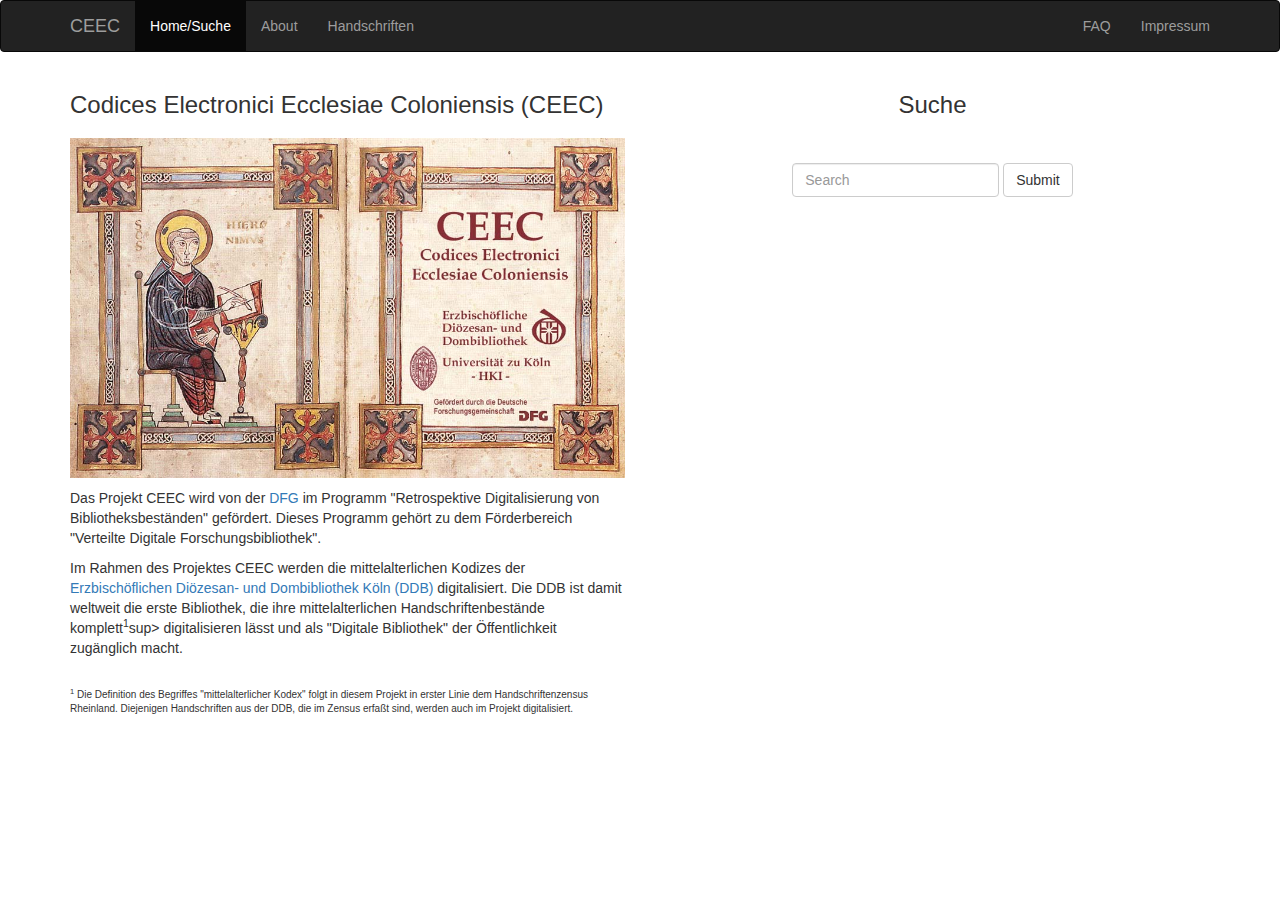
<file: 01_CEEC-ReDesign/Bruessel, Melanie/index.htm>
<!DOCTYPE html>
<html lang="en">
  <head>
    <meta charset="utf-8">
    <meta http-equiv="X-UA-Compatible" content="IE=edge">
    <meta name="viewport" content="width=device-width, initial-scale=1">
    <!-- The above 3 meta tags *must* come first in the head; any other head content must come *after* these tags -->
    <title>CEEC-Home</title>

    <!-- Bootstrap -->
    <link href="css/bootstrap.min.css" rel="stylesheet">
      <link href="css/style.css" rel="stylesheet">
  </head>
    
  <body>
      <nav class="navbar navbar-inverse" class="nav1st">
        <div class="container">
          <div class="navbar-header">
            <button type="button" class="navbar-toggle collapsed" data-toggle="collapse" data-target=".navbar-collapse">
              <span class="sr-only">Toggle navigation</span>
              <span class="icon-bar"></span>
              <span class="icon-bar"></span>
              <span class="icon-bar"></span>
            </button>
            <a class="navbar-brand" href="#">CEEC</a>
          </div>
          <div class="navbar-left">
            <ul class="nav navbar-nav">
              <li class="active"><a href="index.htm">Home/Suche</a></li>
                <li><a href="about.htm">About</a></li>
                <li><a href="Handschriften.html">Handschriften</a></li>
            
            </ul>
          </div><!--/.nav-collapse -->
            <div class="navbar-right">
            <ul class="nav navbar-nav">
              <li><a href="FAQ.html">FAQ</a></li>
                <li><a href="Impressum.html">Impressum</a></li>
                </ul>
          </div>
        </div>
      </nav>
      
<div class="container">
      <!-- Example row of columns -->
      <div class="row">
          <div class="col-md-6 col-md-push-6" id="search">
          <h3>Suche</h3>
            <form class="form-inline">
                <div class="form-group">
                    <input type="text" class="form-control" placeholder="Search">
                </div>
                <button type="submit" class="btn btn-default">Submit</button>
            </form>     
       </div>
          
        <div class="col-md-6 col-md-pull-6">
            <h3>Codices Electronici Ecclesiae Coloniensis (CEEC)</h3>
            <img id="img01" src="img/background2.jpg" alt="background">
            <div class="text">
              <p>
    Das Projekt CEEC wird von der <a href="http://www.dfg.de/">DFG</a> im Programm "Retrospektive Digitalisierung von Bibliotheksbeständen" gefördert. Dieses Programm gehört zu dem Förderbereich "Verteilte Digitale Forschungsbibliothek".</p>
                <p>Im Rahmen des Projektes CEEC werden die mittelalterlichen Kodizes der <a href="http://www.dombibliothek-koeln.de/">Erzbischöflichen Diözesan- und Dombibliothek Köln (DDB)</a> digitalisiert. Die DDB ist damit weltweit die erste Bibliothek, die ihre mittelalterlichen Handschriftenbestände komplett<sup>1</sup>sup> digitalisieren lässt und als "Digitale Bibliothek" der Öffentlichkeit zugänglich macht.</p>
                <br><p class="gloss"><sup>1</sup> Die Definition des Begriffes "mittelalterlicher Kodex" folgt in diesem Projekt in erster Linie dem Handschriftenzensus Rheinland. Diejenigen Handschriften aus der DDB, die im Zensus erfaßt sind, werden auch im Projekt digitalisiert. </p>
            </div>
        </div>             
    </div>
      </div>
    <!-- jQuery (necessary for Bootstrap's JavaScript plugins) -->
    <script src="https://ajax.googleapis.com/ajax/libs/jquery/1.11.3/jquery.min.js"></script>
    <!-- Include all compiled plugins (below), or include individual files as needed -->
    <script src="js/bootstrap.min.js"></script>
  </body>
</html>
</file>
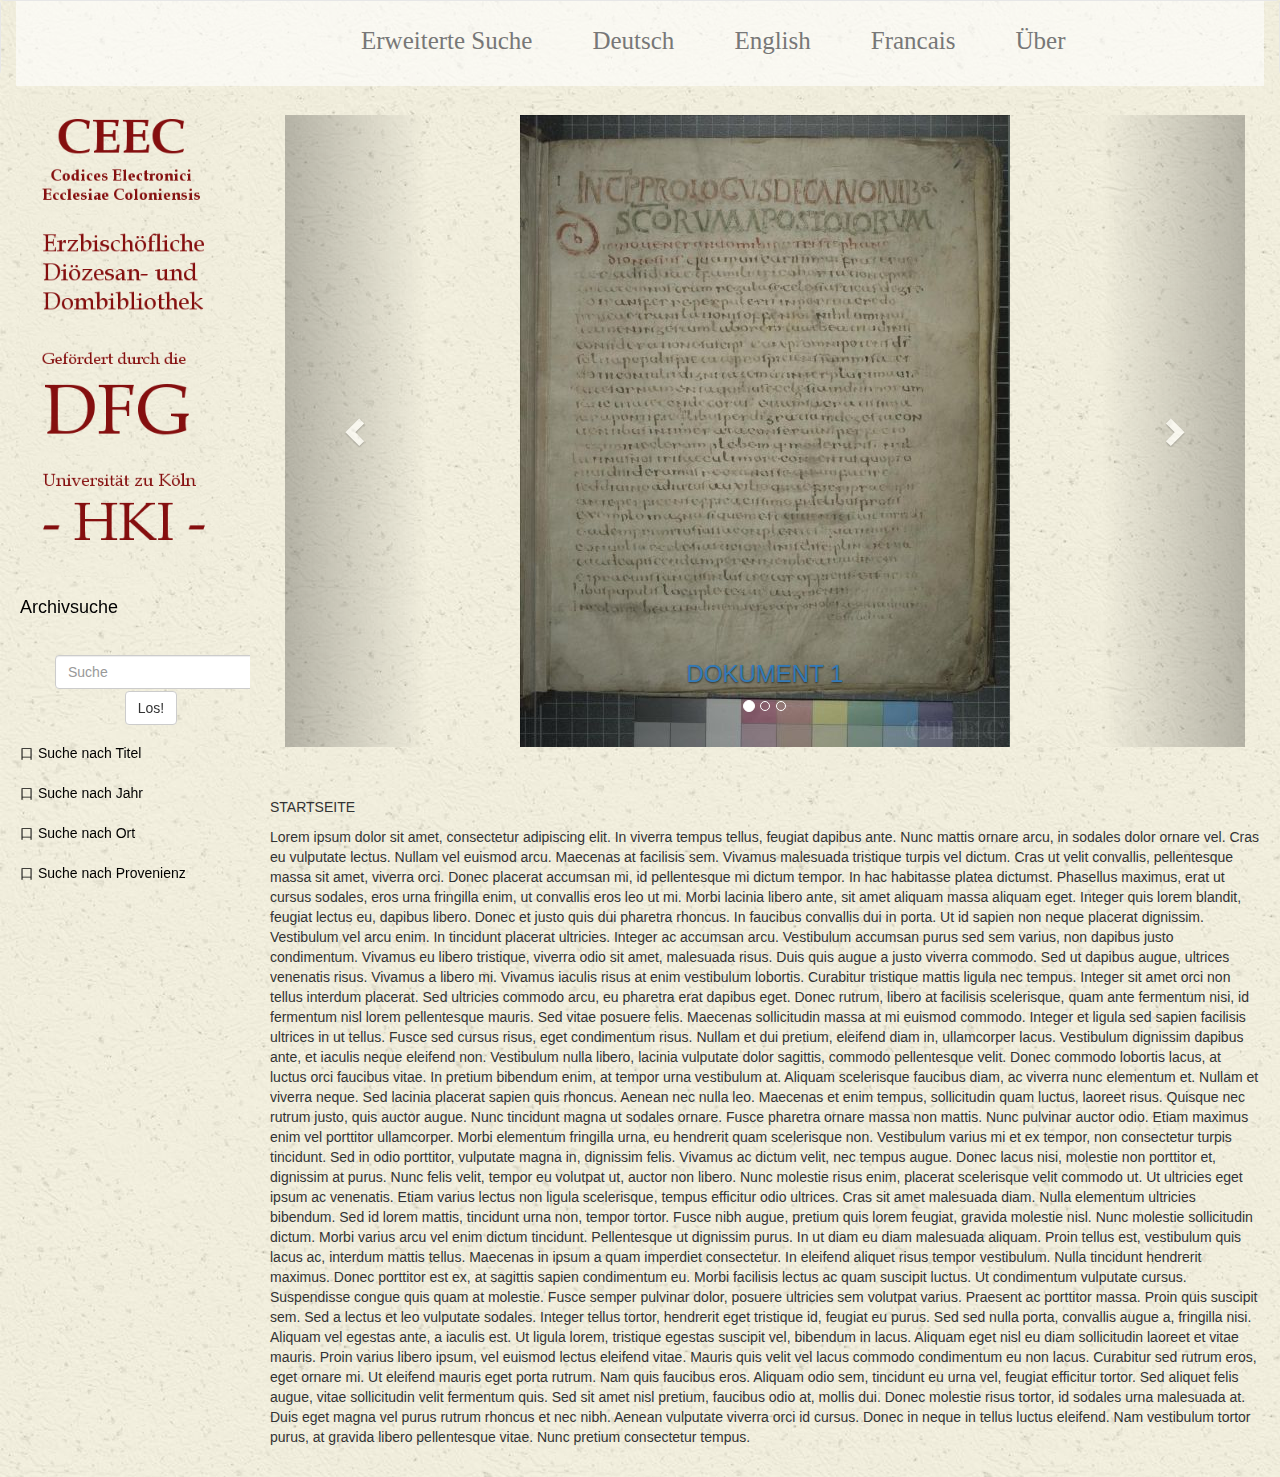
<file: 01_CEEC-ReDesign/CEEC - Chan Popaja Krause/index.htm>
<!DOCTYPE html>
<html>
   <head>
      <meta http-equiv="Content-Type" content="text/html; charset=UTF-8">
      <meta charset="utf-8">
      <meta http-equiv="X-UA-Compatible" content="IE=edge">
      <meta name="viewport" content="width=device-width, initial-scale=1.0">
      <meta name="description" content="Tolle Seite über niedliche Viecher">
      <meta name="author" content="Jan Wieners">
      <title>CEEC</title>  
      <link href="css/bootstrap.css" rel="stylesheet">
	  <link href="css/sidebar.css" rel="stylesheet">
	  <link href="css/style.css" rel="stylesheet">
   </head>
   <body>
      
	  
	  
     
      
	  
	  <nav class="navbar navbar-default">
  <div class="container-fluid">
    <!-- Brand and toggle get grouped for better mobile display -->
    <div class="navbar-header">
      <button type="button" class="navbar-toggle collapsed" data-toggle="collapse" data-target="#bs-example-navbar-collapse-1" aria-expanded="false">
        <span class="sr-only">Toggle navigation</span>
        <span class="icon-bar"></span>
        <span class="icon-bar"></span>
        <span class="icon-bar"></span>
      </button>
      
    </div>

    <!-- Collect the nav links, forms, and other content for toggling -->
    <div class="collapse navbar-collapse" id="bs-example-navbar-collapse-1">
      <ul class="nav navbar-nav">
        <li class="navbar-text"><a href="#"> </a></li>
        <li class="navbar-text"><a href="#"> </a></li>
		<li class="navbar-text"><a href="#"> </a></li>
		<li class="navbar-text"><a href="#"> </a></li>
		<li class="navbar-text"><a href="#"> </a></li>
		<li class="navbar-text"><a href="#">Erweiterte Suche</a></li>
		<li class="navbar-text"><a href="#">Deutsch</a></li>
		<li class="navbar-text"><a href="#">English</a></li>
		<li class="navbar-text"><a href="#">Francais</a></li>
		<li class="navbar-text"><a href="#">Über</a></li>
        
      </ul>
      
      
    </div><!-- /.navbar-collapse -->
  </div><!-- /.container-fluid -->
</nav>
	  
	  
	  
	  
	  
	  
	  
	  
	  
	  <div id="wrapper">

        <!-- Sidebar -->
		
        <div id="sidebar-wrapper">
            <ul class="sidebar-nav">
			
			<li>
			<a href="index.htm"><img src="img/ceec.jpg" class="sidebarimg"></a>
			</li>
			<li>
			<a href="http://www.dombibliothek-koeln.de"><img src="img/biblio.jpg" class="sidebarimg"></a> 
			</li>
			<li>
			<a href="http://www.dfg.de"><img src="img/dfg.jpg" class="sidebarimg"></a>
			</li>
			<li>
			<a href="http://www.hki.uni-koeln.de"><img src="img/hki.jpg" class="sidebarimg"></a>
			</li>
                <li class="sidebar-brand">
                    <a href="#">
                        Archivsuche
                    </a>
                </li>
				
				
				<form class="navbar-form navbar-left" role="search">
				<li>
        <div class="form-group">
          <input type="text" class="form-control" placeholder="Suche">
        </div>
		</li>
		<li>
        <button type="submit" class="btn btn-default">Los!</button>
		</li>
      </form>
				
	  
                <li>
                    <a href="#">口  Suche nach Titel</a>
                </li>
                <li>
                    <a href="#">口  Suche nach Jahr</a>
                </li>
                <li>
                    <a href="#">口  Suche nach Ort</a>
                </li>
                <li>
                    <a href="#">口  Suche nach Provenienz</a>
                </li>
                
                </li>
            </ul>
        </div>
		
        <!-- /#sidebar-wrapper -->

        <!-- Page Content -->
        <div id="page-content-wrapper">
            <div class="container-fluid">
                <div id="myCarousel" class="carousel slide" data-ride="carousel">
  <!-- Indicators -->
  <ol class="carousel-indicators">
    <li data-target="#myCarousel" data-slide-to="0" class="active"></li>
    <li data-target="#myCarousel" data-slide-to="1"></li>
    <li data-target="#myCarousel" data-slide-to="2"></li>
    
  </ol>

  <!-- Wrapper for slides -->
  <div class="carousel-inner" role="listbox">
    <div class="item active">
      <img src="img/inschrift-1-alt-collectio-canonum-50p.jpg" alt="Inschrift 1">
		<div class="carousel-caption">
		<a href="dok1.htm"><h3>DOKUMENT 1</h3></a>
		</div>
    </div>

    <div class="item">
      <img src="img/inschrift-2-alt-vitae-patrum-50p.jpg" alt="Inschrift 2">
	  <div class="carousel-caption">
		<a href="dok2.htm"><h3>DOKUMENT 2</h3></a>
		</div>
    </div>

    <div class="item">
      <img src="img/inschrift-3-alt-sammelhandschrift-50p.jpg" alt="Inschrift 3">
	  <div class="carousel-caption">
		<a href="dok3.htm"><h3>DOKUMENT 3</h3></a>
		</div>
    </div>

   
  </div>

  <!-- Left and right controls -->
  <a class="left carousel-control" href="#myCarousel" role="button" data-slide="prev">
    <span class="glyphicon glyphicon-chevron-left" aria-hidden="true"></span>
    <span class="sr-only">Previous</span>
  </a>
  <a class="right carousel-control" href="#myCarousel" role="button" data-slide="next">
    <span class="glyphicon glyphicon-chevron-right" aria-hidden="true"></span>
    <span class="sr-only">Next</span>
  </a>
</div>
        
	
			
			</div>
			
			
			<div class="contentcontainer">
		<p>
		<p>
		STARTSEITE
		<p>
		Lorem ipsum dolor sit amet, consectetur adipiscing elit. In viverra tempus tellus, feugiat dapibus ante. Nunc mattis ornare arcu, in sodales dolor ornare vel. Cras eu vulputate lectus. Nullam vel euismod arcu. Maecenas at facilisis sem. Vivamus malesuada tristique turpis vel dictum. Cras ut velit convallis, pellentesque massa sit amet, viverra orci. Donec placerat accumsan mi, id pellentesque mi dictum tempor. In hac habitasse platea dictumst. Phasellus maximus, erat ut cursus sodales, eros urna fringilla enim, ut convallis eros leo ut mi. Morbi lacinia libero ante, sit amet aliquam massa aliquam eget. Integer quis lorem blandit, feugiat lectus eu, dapibus libero.

Donec et justo quis dui pharetra rhoncus. In faucibus convallis dui in porta. Ut id sapien non neque placerat dignissim. Vestibulum vel arcu enim. In tincidunt placerat ultricies. Integer ac accumsan arcu. Vestibulum accumsan purus sed sem varius, non dapibus justo condimentum. Vivamus eu libero tristique, viverra odio sit amet, malesuada risus.

Duis quis augue a justo viverra commodo. Sed ut dapibus augue, ultrices venenatis risus. Vivamus a libero mi. Vivamus iaculis risus at enim vestibulum lobortis. Curabitur tristique mattis ligula nec tempus. Integer sit amet orci non tellus interdum placerat. Sed ultricies commodo arcu, eu pharetra erat dapibus eget. Donec rutrum, libero at facilisis scelerisque, quam ante fermentum nisi, id fermentum nisl lorem pellentesque mauris. Sed vitae posuere felis. Maecenas sollicitudin massa at mi euismod commodo. Integer et ligula sed sapien facilisis ultrices in ut tellus.

Fusce sed cursus risus, eget condimentum risus. Nullam et dui pretium, eleifend diam in, ullamcorper lacus. Vestibulum dignissim dapibus ante, et iaculis neque eleifend non. Vestibulum nulla libero, lacinia vulputate dolor sagittis, commodo pellentesque velit. Donec commodo lobortis lacus, at luctus orci faucibus vitae. In pretium bibendum enim, at tempor urna vestibulum at. Aliquam scelerisque faucibus diam, ac viverra nunc elementum et. Nullam et viverra neque. Sed lacinia placerat sapien quis rhoncus. Aenean nec nulla leo. Maecenas et enim tempus, sollicitudin quam luctus, laoreet risus. Quisque nec rutrum justo, quis auctor augue. Nunc tincidunt magna ut sodales ornare.

Fusce pharetra ornare massa non mattis. Nunc pulvinar auctor odio. Etiam maximus enim vel porttitor ullamcorper. Morbi elementum fringilla urna, eu hendrerit quam scelerisque non. Vestibulum varius mi et ex tempor, non consectetur turpis tincidunt. Sed in odio porttitor, vulputate magna in, dignissim felis. Vivamus ac dictum velit, nec tempus augue. Donec lacus nisi, molestie non porttitor et, dignissim at purus. Nunc felis velit, tempor eu volutpat ut, auctor non libero. Nunc molestie risus enim, placerat scelerisque velit commodo ut. Ut ultricies eget ipsum ac venenatis. Etiam varius lectus non ligula scelerisque, tempus efficitur odio ultrices. Cras sit amet malesuada diam. Nulla elementum ultricies bibendum. Sed id lorem mattis, tincidunt urna non, tempor tortor.

Fusce nibh augue, pretium quis lorem feugiat, gravida molestie nisl. Nunc molestie sollicitudin dictum. Morbi varius arcu vel enim dictum tincidunt. Pellentesque ut dignissim purus. In ut diam eu diam malesuada aliquam. Proin tellus est, vestibulum quis lacus ac, interdum mattis tellus. Maecenas in ipsum a quam imperdiet consectetur. In eleifend aliquet risus tempor vestibulum. Nulla tincidunt hendrerit maximus. Donec porttitor est ex, at sagittis sapien condimentum eu. Morbi facilisis lectus ac quam suscipit luctus. Ut condimentum vulputate cursus. Suspendisse congue quis quam at molestie. Fusce semper pulvinar dolor, posuere ultricies sem volutpat varius. Praesent ac porttitor massa.

Proin quis suscipit sem. Sed a lectus et leo vulputate sodales. Integer tellus tortor, hendrerit eget tristique id, feugiat eu purus. Sed sed nulla porta, convallis augue a, fringilla nisi. Aliquam vel egestas ante, a iaculis est. Ut ligula lorem, tristique egestas suscipit vel, bibendum in lacus. Aliquam eget nisl eu diam sollicitudin laoreet et vitae mauris. Proin varius libero ipsum, vel euismod lectus eleifend vitae. Mauris quis velit vel lacus commodo condimentum eu non lacus. Curabitur sed rutrum eros, eget ornare mi. Ut eleifend mauris eget porta rutrum.

Nam quis faucibus eros. Aliquam odio sem, tincidunt eu urna vel, feugiat efficitur tortor. Sed aliquet felis augue, vitae sollicitudin velit fermentum quis. Sed sit amet nisl pretium, faucibus odio at, mollis dui. Donec molestie risus tortor, id sodales urna malesuada at. Duis eget magna vel purus rutrum rhoncus et nec nibh. Aenean vulputate viverra orci id cursus. Donec in neque in tellus luctus eleifend. Nam vestibulum tortor purus, at gravida libero pellentesque vitae. Nunc pretium consectetur tempus.




		
		
		
		</div>
			
			
			
		</div>
        <!-- /#page-content-wrapper -->

    </div>
	  
	  
	  
	  
	  
	  
	  
	  
	  
	  
	  
	  
	  
      
      <script src="https://ajax.googleapis.com/ajax/libs/jquery/1.11.3/jquery.min.js"></script>
      <script src="js/bootstrap.min.js"></script>
   </body>
</html>
</file>
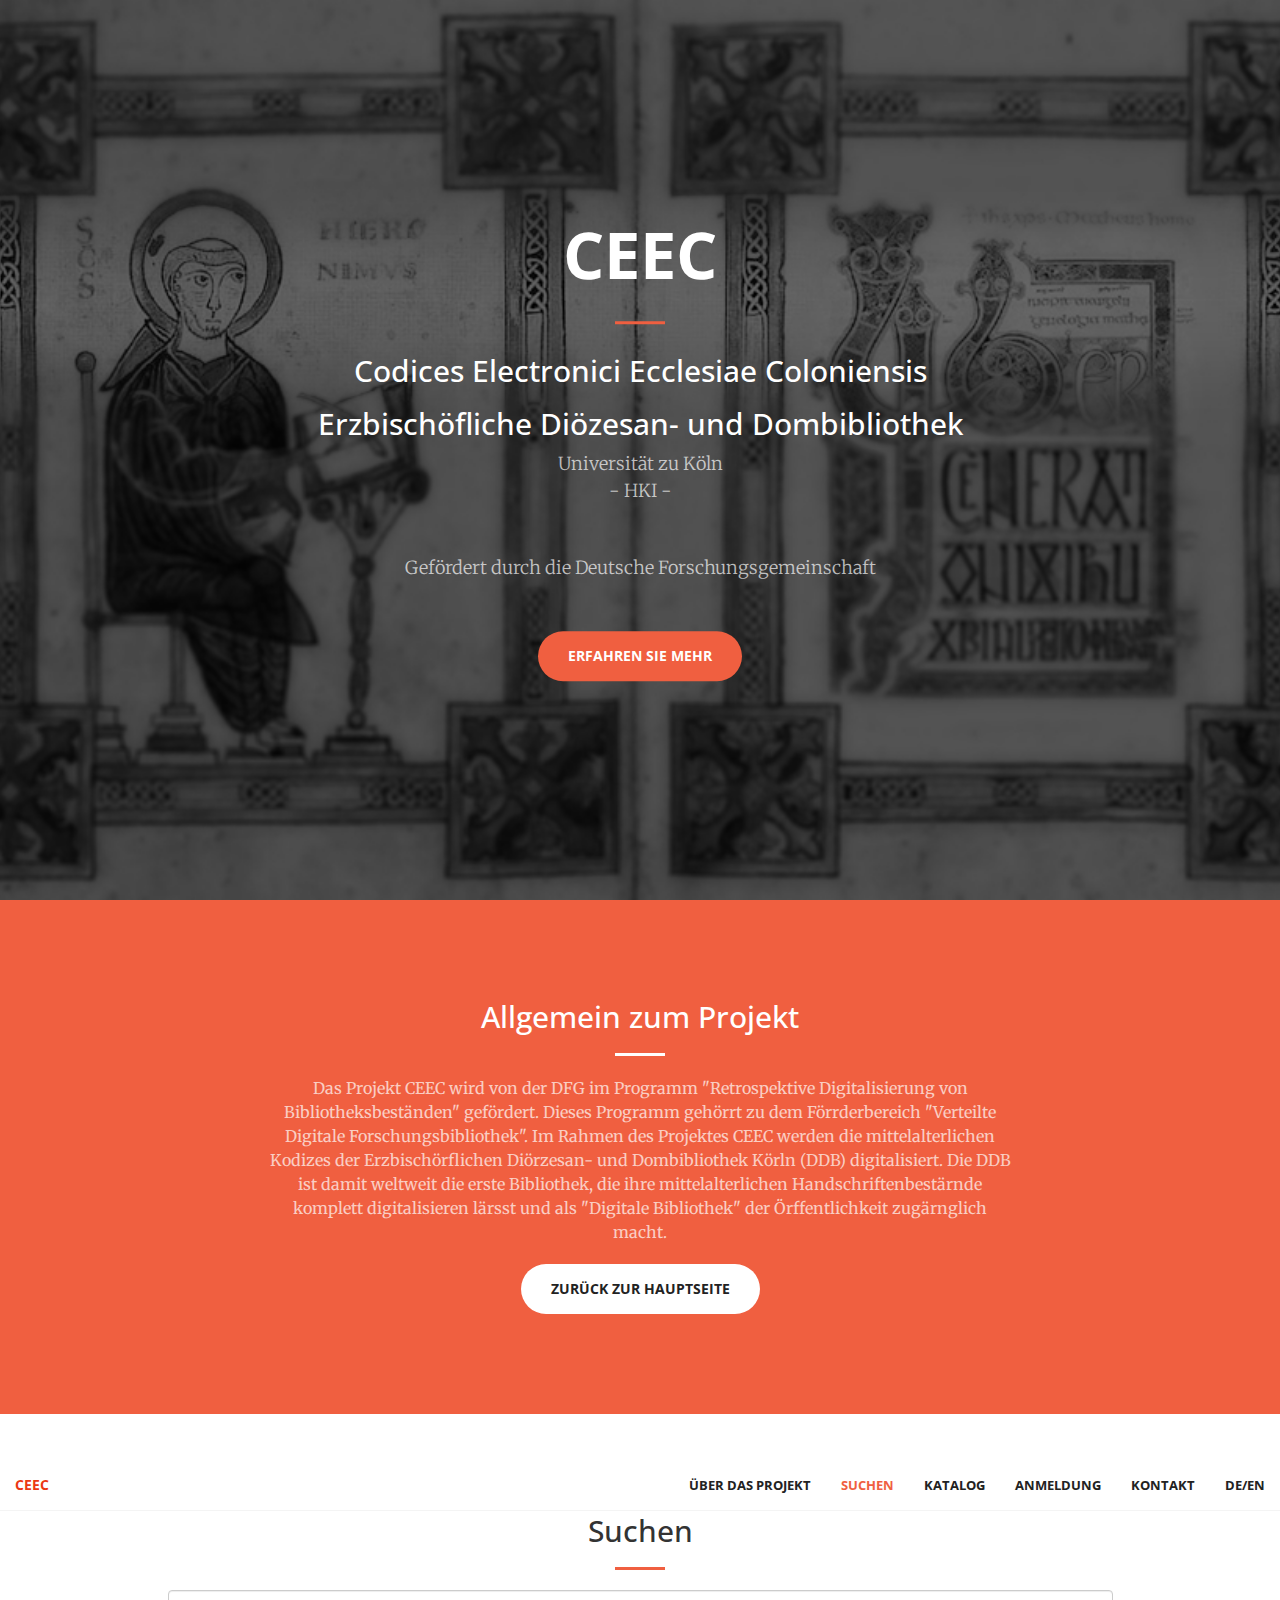
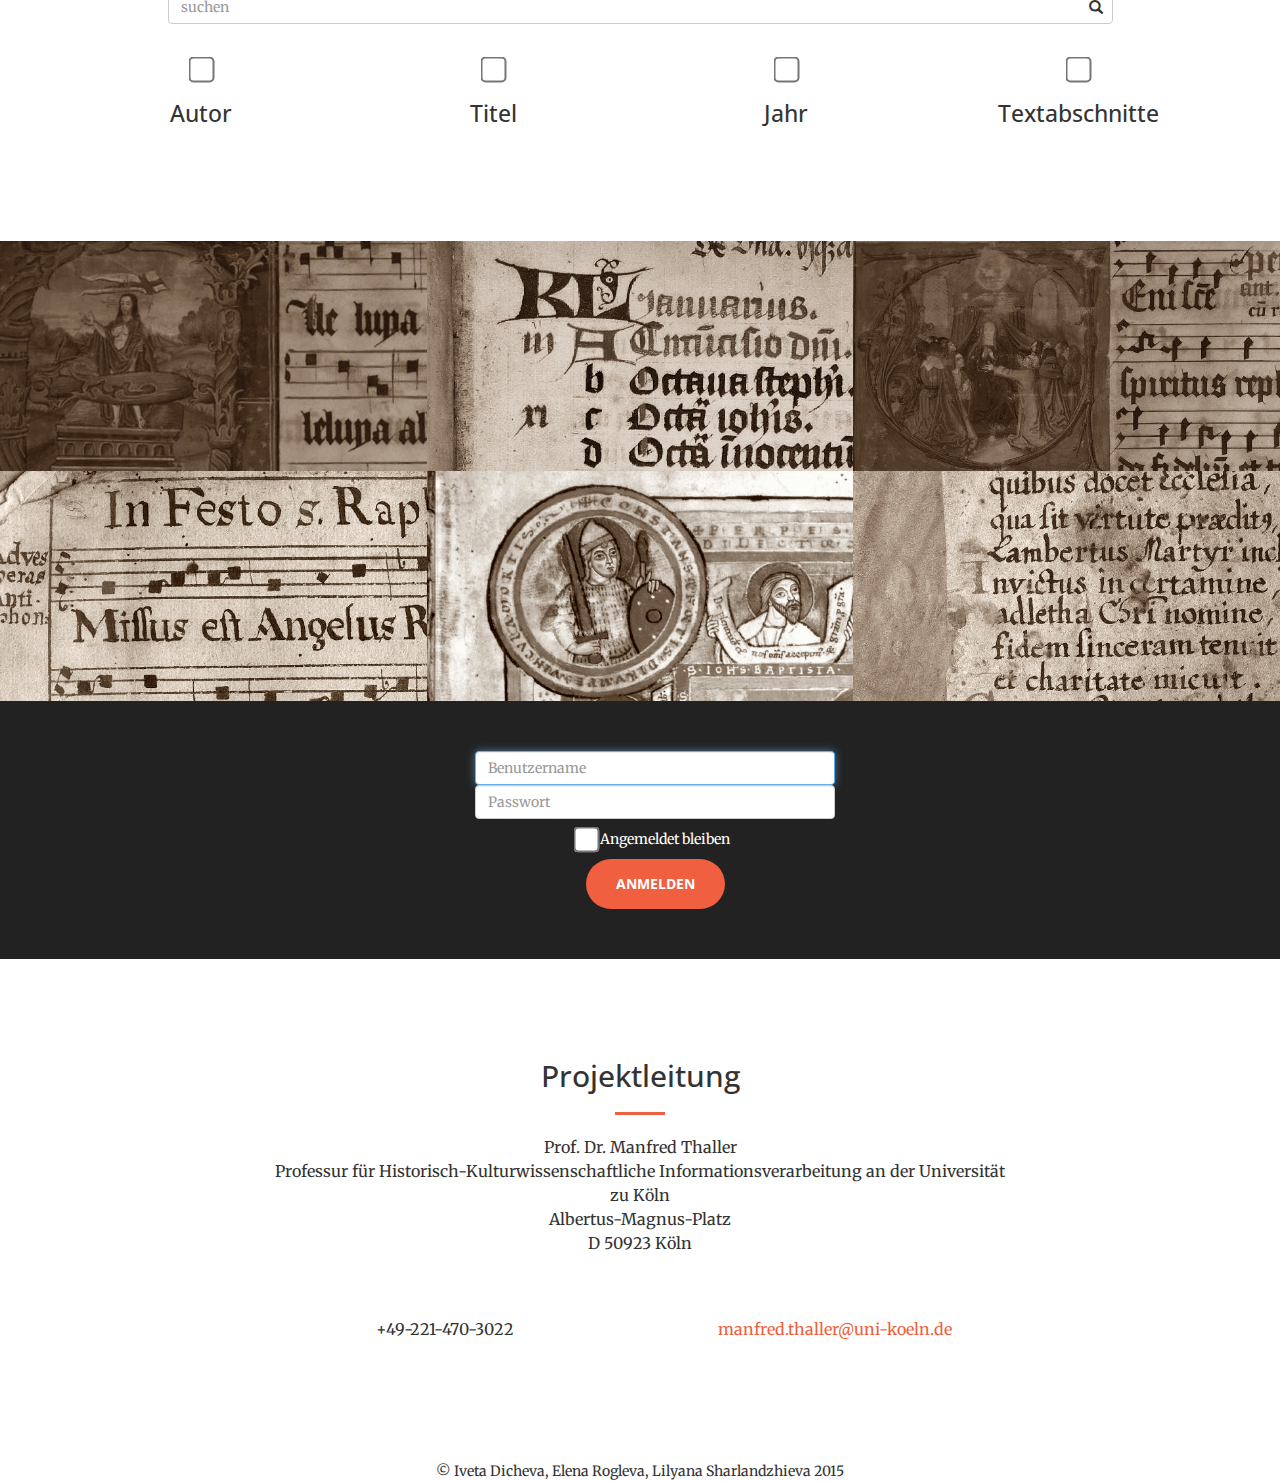
<file: 01_CEEC-ReDesign/CEEC Dicheva -Rogleva - Sharlandzhieva/index.html>
<!DOCTYPE html>
<html lang="de">

<head>

    <meta charset="utf-8">
    <meta http-equiv="X-UA-Compatible" content="IE=edge">
    <meta name="viewport" content="width=device-width, initial-scale=1">
    <meta name="description" content="CEEC">
    <meta name="author" content="Iveta Dicheva, Elena Rogleva, Lilyana Sharlandzhieva">

    <title>CEEC - Codices Electronici Ecclesiae Coloniensis</title>

    <!-- Bootstrap Core CSS -->
    <link rel="stylesheet" href="css/bootstrap.min.css" type="text/css">

    <!-- Custom Fonts -->
    <link href='http://fonts.googleapis.com/css?family=Open+Sans:300italic,400italic,600italic,700italic,800italic,400,300,600,700,800' rel='stylesheet' type='text/css'>
    <link href='http://fonts.googleapis.com/css?family=Merriweather:400,300,300italic,400italic,700,700italic,900,900italic' rel='stylesheet' type='text/css'>
    <link rel="stylesheet" href="font-awesome/css/font-awesome.min.css" type="text/css">

    <!-- Plugin CSS -->
    <link rel="stylesheet" href="css/animate.min.css" type="text/css">

    <!-- Custom CSS -->
    <link rel="stylesheet" href="css/creative.css" type="text/css">

    <!-- HTML5 Shim and Respond.js IE8 support of HTML5 elements and media queries -->
    <!-- WARNING: Respond.js doesn't work if you view the page via file:// -->
    <!--[if lt IE 9]>
        <script src="https://oss.maxcdn.com/libs/html5shiv/3.7.0/html5shiv.js"></script>
        <script src="https://oss.maxcdn.com/libs/respond.js/1.4.2/respond.min.js"></script>
    <![endif]-->

</head>

<body id="page-top">

    <nav id="mainNav" class="navbar navbar-default navbar-fixed-top">
        <div class="container-fluid">
            <!-- Brand and toggle get grouped for better mobile display -->
            <div class="navbar-header">
                <button type="button" class="navbar-toggle collapsed" data-toggle="collapse" data-target="#bs-example-navbar-collapse-1">
                    <span class="sr-only">Toggle navigation</span>
                    <span class="icon-bar"></span>
                    <span class="icon-bar"></span>
                    <span class="icon-bar"></span>
                </button>
                <a class="navbar-brand page-scroll" href="#page-top">CEEC</a>
					
                
                    
            </div>

            <!-- Collect the nav links, forms, and other content for toggling -->
            <div class="collapse navbar-collapse" id="bs-example-navbar-collapse-1">
                <ul class="nav navbar-nav navbar-right">
                    <li>
                        <a class="page-scroll" href="#about"> &Uuml;ber das Projekt</a>
                    </li>
					<li>
						<a class="page-scroll" href="#suche"> Suchen </a>
					</li>
					<li>
                        <a class="page-scroll" href="#katalog">Katalog</a>
                    </li>
					<li>
					
					
					<a 	class="page-scroll" href="#anmeldung">Anmeldung</a>
					</li>

					<li>
                        <a class="page-scroll" href="#kontakt">Kontakt</a>
                    </li>
					
					<li> 
						<a href="#"> DE/EN </a>
					</li>
                </ul>
            </div>
            <!-- /.navbar-collapse -->
        </div>
        <!-- /.container-fluid -->
    </nav>

    <header>
        <div class="header-content">
            <div class="header-content-inner">
                <h1>CEEC</h1>
                <hr>
                <h2> Codices Electronici Ecclesiae Coloniensis </h2>
				<h2> Erzbisch&ouml;fliche Di&ouml;zesan- und Dombibliothek </h2>
				<p> Universit&auml;t zu K&ouml;ln 
				<br> - HKI - </br> </p>
				<p> Gef&ouml;rdert durch die Deutsche Forschungsgemeinschaft </p>
				
				
                <a href="#about" class="btn btn-primary btn-xl page-scroll">Erfahren Sie mehr</a>
            </div>
        </div>
    </header>

    <section class="bg-primary" id="about">
        <div class="container">
            <div class="row">
                <div class="col-lg-8 col-lg-offset-2 text-center">
                    <h2 class="section-heading">Allgemein zum Projekt</h2>
                    <hr class="light">
                    <p class="text-faded">Das Projekt CEEC wird von der DFG im Programm "Retrospektive Digitalisierung von Bibliotheksbeständen" gef&ouml;rdert. Dieses Programm geh&ouml;rrt zu dem F&ouml;rrderbereich "Verteilte Digitale Forschungsbibliothek".
Im Rahmen des Projektes CEEC werden die mittelalterlichen Kodizes der Erzbisch&ouml;rflichen Di&ouml;rzesan- und Dombibliothek K&ouml;rln (DDB) digitalisiert. Die DDB ist damit weltweit die erste Bibliothek, die ihre mittelalterlichen Handschriftenbest&auml;rnde komplett digitalisieren l&auml;rsst und als "Digitale Bibliothek" der &Ouml;rffentlichkeit zug&auml;rnglich macht.</p>
                    <a href="#" class="btn btn-default btn-xl">Zur&uuml;ck zur Hauptseite</a>
                </div>
            </div>
        </div>
    </section>

    <section id="suche">
        <div class="container">
            <div class="row">
                <div class="col-lg-12 text-center">
                    <h2 class="section-heading">Suchen</h2>
                    <hr class="primary">
                </div>
            </div>
        </div>
		
		<div class="container">
   
    <div class="row">
        <div class="col-md-10 col-md-offset-1 ">
            <form action="" class="search-form">
                <div class="form-group has-feedback">
            		<label for="suchen" class="sr-only">suchen</label>
            		<input type="text" class="form-control" name="suchen" id="suchen" placeholder="suchen">
              		<span class="glyphicon glyphicon-search form-control-feedback"></span>
            	</div>
            </form>
        </div>
    </div>
</div>
		
        <div class="container">
            <div class="row">
                <div class="col-lg-3 col-md-6 text-center">
                    <div class="service-box" class="checkbox">
                        
                        <label><input type="checkbox" value=""> <h3>Autor</h3> </label>
                        
                    </div>
                </div>
                <div class="col-lg-3 col-md-6 text-center">
                    <div class="service-box" class="checkbox">
                        
                        <label><input type="checkbox" value=""> <h3>Titel</h3></label>
                        
                    </div>
                </div>
                <div class="col-lg-3 col-md-6 text-center">
                    <div class="service-box" class="checkbox">
                        
                        <label><input type="checkbox" value=""><h3>Jahr</h3></label>
                        
                    </div>
                </div>
                <div class="col-lg-3 col-md-6 text-center">
                    <div class="service-box" class="checkbox">
                     
                        <label><input type="checkbox" value=""> <h3>Textabschnitte</h3> </label>
                        
                    </div>
                </div>
            </div>
        </div>
    </section>

    <section class="no-padding" id="katalog">
        <div class="container-fluid">
            <div class="row no-gutter">
                <div class="col-lg-4 col-sm-6">
                    <a href="detailseite.htm" class="portfolio-box">
                        <img src="img/portfolio/1.jpg" class="img-responsive" alt="">
                        <div class="portfolio-box-caption">
                            <div class="portfolio-box-caption-content">
                                <div class="project-category text-faded">
                                    (15./16. Jh.)
                                </div>
                                <div class="project-name">
                                    Antiphonarium officii
                                </div>
                            </div>
                        </div>
                    </a>
                </div>
                <div class="col-lg-4 col-sm-6">
                    <a href="detailseite.htm" class="portfolio-box">
                        <img src="img/portfolio/2.jpg" class="img-responsive" alt="">
                        <div class="portfolio-box-caption">
                            <div class="portfolio-box-caption-content">
                                <div class="project-category text-faded">
                                    (15. Jh.)
                                </div>
                                <div class="project-name">
                                    Psalterium
                                </div>
                            </div>
                        </div>
                    </a>
                </div>
                <div class="col-lg-4 col-sm-6">
                    <a href="detailseite.htm" class="portfolio-box">
                        <img src="img/portfolio/3.jpg" class="img-responsive" alt="">
                        <div class="portfolio-box-caption">
                            <div class="portfolio-box-caption-content">
                                <div class="project-category text-faded">
                                    (1496)
                                </div>
                                <div class="project-name">
                                    Antiphonarium officii (Commune sanctorum)
                                </div>
                            </div>
                        </div>
                    </a>
                </div>
                <div class="col-lg-4 col-sm-6">
                    <a href="detailseite.htm" class="portfolio-box">
                        <img src="img/portfolio/4.jpg" class="img-responsive" alt="">
                        <div class="portfolio-box-caption">
                            <div class="portfolio-box-caption-content">
                                <div class="project-category text-faded">
                                    (Ende 15. Jh)
                                </div>
                                <div class="project-name">
                                    Antiphonarium officii (pars aestivalis)
                                </div>
                            </div>
                        </div>
                    </a>
                </div>
                <div class="col-lg-4 col-sm-6">
                    <a href="detailseite.htm" class="portfolio-box">
                        <img src="img/portfolio/5.jpg" class="img-responsive" alt="">
                        <div class="portfolio-box-caption">
                            <div class="portfolio-box-caption-content">
                                <div class="project-category text-faded">
                                    (1. Hälfte 16. Jh)
                                </div>
                                <div class="project-name">
                                    Antiphonarium officii (pars aestivalis)
                                </div>
                            </div>
                        </div>
                    </a>
                </div>
                <div class="col-lg-4 col-sm-6">
                    <a href="detailseite.htm" class="portfolio-box">
                        <img src="img/portfolio/6.jpg" class="img-responsive" alt="">
                        <div class="portfolio-box-caption">
                            <div class="portfolio-box-caption-content">
                                <div class="project-category text-faded">
                                    (um 1050)
                                </div>
                                <div class="project-name">
                                    Evangelistar
                                </div>
							</div>
                        </div>
                    </a>
                </div>
            </div>
        </div>
    </section>

    <aside class="bg-dark" id="anmeldung">
        <div class="container text-center">
            <div class="call-to-action">
              
				
				   <div class="container">

      <form class="form-signin">
        <div class="row"> <div class="col-md-4 col-md-offset-4">
        <label for="inputEmail" class="sr-only">Benutzername</label>
        <input type="email" id="inputEmail" class="form-control" placeholder="Benutzername" required autofocus>
		</div>
		</div>
		<div class="row"> <div class="col-md-4 col-md-offset-4">
        <label for="inputPassword" class="sr-only">Passwort</label>
        <input type="password" id="inputPassword" class="form-control" placeholder="Passwort" required>
		</div> 
		</div>
        <div class="checkbox">
          <label>
            <input type="checkbox" value="remember-me"> Angemeldet bleiben
          </label>
        </div>
        <button class="btn btn-primary btn-xl page-scroll" type="submit">Anmelden</button>
      </form>

    </div>
                
            </div>
        </div>
    </aside>

    <section id="kontakt">
        <div class="container">
            <div class="row">
                <div class="col-lg-8 col-lg-offset-2 text-center">
                    <h2 class="section-heading">Projektleitung</h2>
                    <hr class="primary">
                    <p> Prof. Dr. Manfred Thaller <br>
					Professur f&uuml;r Historisch-Kulturwissenschaftliche Informationsverarbeitung an der Universit&auml;t zu K&ouml;ln <br>
					Albertus-Magnus-Platz <br>
					D 50923 K&ouml;ln
					</p>
                </div>
                <div class="col-lg-4 col-lg-offset-2 text-center">
                    <i class="fa fa-phone fa-3x wow bounceIn"></i>
                    <p>+49-221-470-3022</p>
                </div>
                <div class="col-lg-4 text-center">
                    <i class="fa fa-envelope-o fa-3x wow bounceIn" data-wow-delay=".1s"></i>
                    <p><a href="mailto:your-email@your-domain.com"> manfred.thaller@uni-koeln.de </a></p>
                </div>
            </div>
        </div>
    </section>
	
	<footer>
		<center> &copy; Iveta Dicheva, Elena Rogleva, Lilyana Sharlandzhieva 2015 </center>
	</footer>

    <!-- jQuery -->
    <script src="js/jquery.js"></script>

    <!-- Bootstrap Core JavaScript -->
    <script src="js/bootstrap.min.js"></script>

    <!-- Plugin JavaScript -->
    <script src="js/jquery.easing.min.js"></script>
    <script src="js/jquery.fittext.js"></script>
    <script src="js/wow.min.js"></script>

    <!-- Custom Theme JavaScript -->
    <script src="js/creative.js"></script>

</body>

</html>
</file>
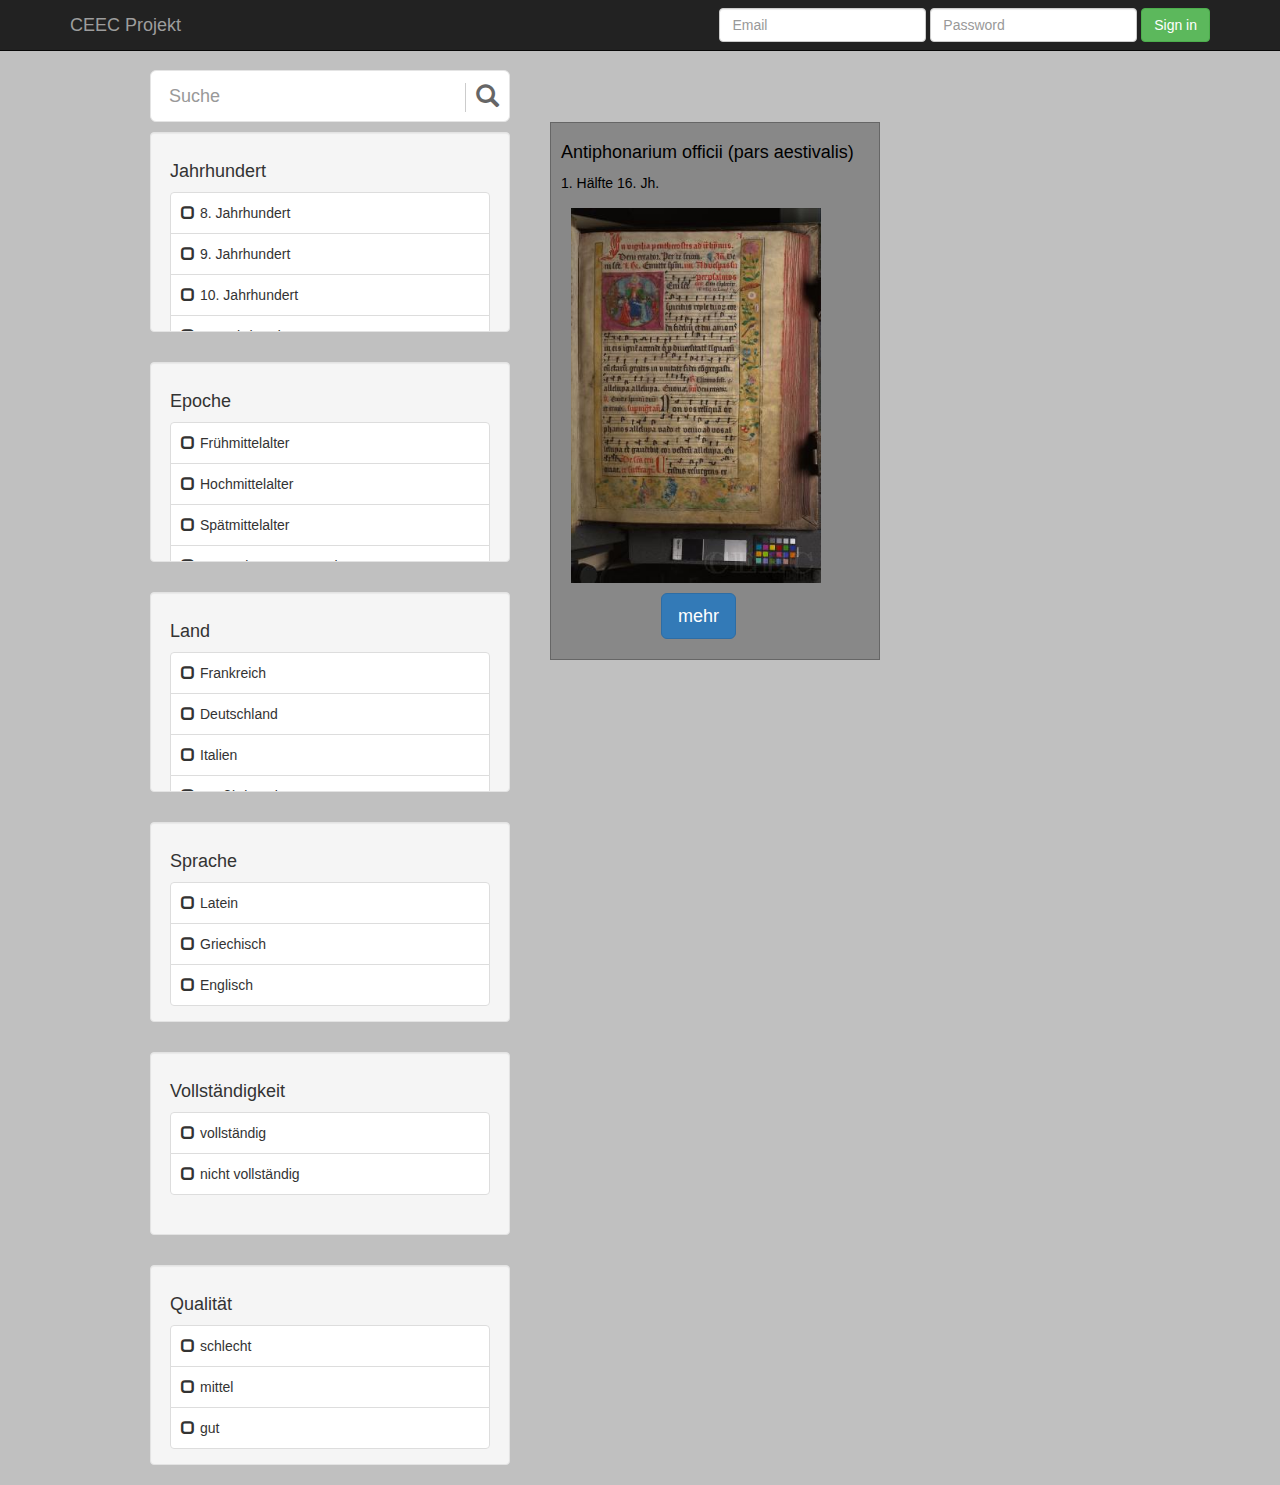
<file: 01_CEEC-ReDesign/CEEC-Redesign_Mildenberger_Schiffer/index.html>
<!DOCTYPE html>
<html lang="de">
<head>
    <meta charset="utf-8">
    <meta http-equiv="X-UA-Compatible" content="IE=edge">
    <meta name="viewport" content="width=device-width, initial-scale=1">
	
	<meta name="author" content="Thomas n Benedikt">
	<meta name="description" content="CEEC">
	<meta name="keywords" content="Mittelalter, CEEC;">
	
    <title>CEEC - Codices Electronici Ecclesiae Coloniensis</title>
	<link href="css/style.css" rel="stylesheet">
	
    <!-- Bootstrap -->
    <link href="css/bootstrap.min.css" rel="stylesheet">

</head>
<body>
	<!-- Login etc. -->
	<nav class="navbar navbar-inverse navbar-fixed-top">
		<div class="container">
        <div class="navbar-header">
          <button type="button" class="navbar-toggle collapsed" data-toggle="collapse" data-target="#navbar" aria-expanded="false" aria-controls="navbar">
            <span class="sr-only">Toggle navigation</span>
            <span class="icon-bar"></span>
            <span class="icon-bar"></span>
            <span class="icon-bar"></span>
          </button>
          <a class="navbar-brand" href="#">CEEC Projekt</a>
        </div>
        <div id="navbar" class="navbar-collapse collapse">
          <form class="navbar-form navbar-right">
            <div class="form-group">
              <input type="text" placeholder="Email" class="form-control">
            </div>
            <div class="form-group">
              <input type="password" placeholder="Password" class="form-control">
            </div>
            <button type="submit" class="btn btn-success">Sign in</button>
          </form>
        </div>
		</div>
	</nav>
	
	<!-- Searchbar -->
	<div id="wrapper">
    <div class="search">
	<div class="row">
        <div class="col-md-4">
            <div id="custom-search-input">
                <div class="input-group col-md-12">
                    <input type="text" class="form-control input-lg" placeholder="Suche" />
                    <span class="input-group-btn">
                        <button class="btn btn-info btn-lg" type="button">
                            <i class="glyphicon glyphicon-search"></i>
                        </button>
                    </span>
                </div>
            </div>
        </div>
	</div>
	</div>

	<!-- Checkboxen -->
		<div class="well" style="max-height: 200px;overflow: auto;">
				<h4>Jahrhundert</h4>
        		<ul class="list-group checked-list-box">
                  <li class="list-group-item">8. Jahrhundert</li>
                  <li class="list-group-item">9. Jahrhundert</li>
                  <li class="list-group-item">10. Jahrhundert</li>
                  <li class="list-group-item">11. Jahrhundert</li>
                  <li class="list-group-item">12. Jahrhundert</li>
                  <li class="list-group-item">13. Jahrhundert</li>
                  <li class="list-group-item">14. Jahrhundert</li>
                  <li class="list-group-item">15. Jahrhundert</li>
				  <li class="list-group-item">16. Jahrhundert</li>
                </ul>
            </div>
			<div class="well" style="max-height: 200px;overflow: auto;">
				<h4>Epoche</h4>
        		<ul class="list-group checked-list-box">
                  <li class="list-group-item">Frühmittelalter</li>
                  <li class="list-group-item">Hochmittelalter</li>
                  <li class="list-group-item">Spätmittelalter</li>
				  <li class="list-group-item">Humanismus u. Renaissance</li>
				  <li class="list-group-item">Reformation</li>
				  <li class="list-group-item">Barock</li>
                </ul>
            </div>
			<div class="well" style="max-height: 200px;overflow: auto;">
				<h4>Land</h4>
        		<ul class="list-group checked-list-box">
                  <li class="list-group-item">Frankreich</li>
                  <li class="list-group-item">Deutschland</li>
                  <li class="list-group-item">Italien</li>
                  <li class="list-group-item">Großbritannien</li>
                </ul>
            </div>
			<div class="well" style="max-height: 200px;overflow: auto;">
				<h4>Sprache</h4>
        		<ul class="list-group checked-list-box">
                  <li class="list-group-item">Latein</li>
                  <li class="list-group-item">Griechisch</li>
                  <li class="list-group-item">Englisch</li>
                </ul>
            </div>
			<div class="well" style="max-height: 200px;overflow: auto;">
				<h4>Vollständigkeit</h4>
        		<ul class="list-group checked-list-box">
                  <li class="list-group-item">vollständig</li>
                  <li class="list-group-item">nicht vollständig</li>
                </ul>
            </div>
			<div class="well" style="max-height: 200px;overflow: auto;">
        		<h4>Qualität</h4>
				<ul class="list-group checked-list-box">
                  <li class="list-group-item">schlecht</li>
                  <li class="list-group-item">mittel</li>
				  <li class="list-group-item">gut</li>
                </ul>
            </div>
			
			<!-- Bilder -->
			<div id="ergebnis">
			  <h4>Antiphonarium officii (pars aestivalis)</h4>
			  <p>1. Hälfte 16. Jh.</p>
				<a href="detailseite.html"><img class="pic" src="img/small/02.jpg" alt="Selfhtml"></a>
			  <p><a class="btn btn-primary btn-lg" href="detailseite.html" role="button">mehr</a></p>
			</div>
	</div>
		
		

    <!-- Benötigte Skripten: jQuery und Bootstrap -->
    <script src="https://ajax.googleapis.com/ajax/libs/jquery/1.11.3/jquery.min.js"></script>
    <script src="js/bootstrap.min.js">
	</script><script src="js/effects.js"></script>
</body>
</html>
</file>
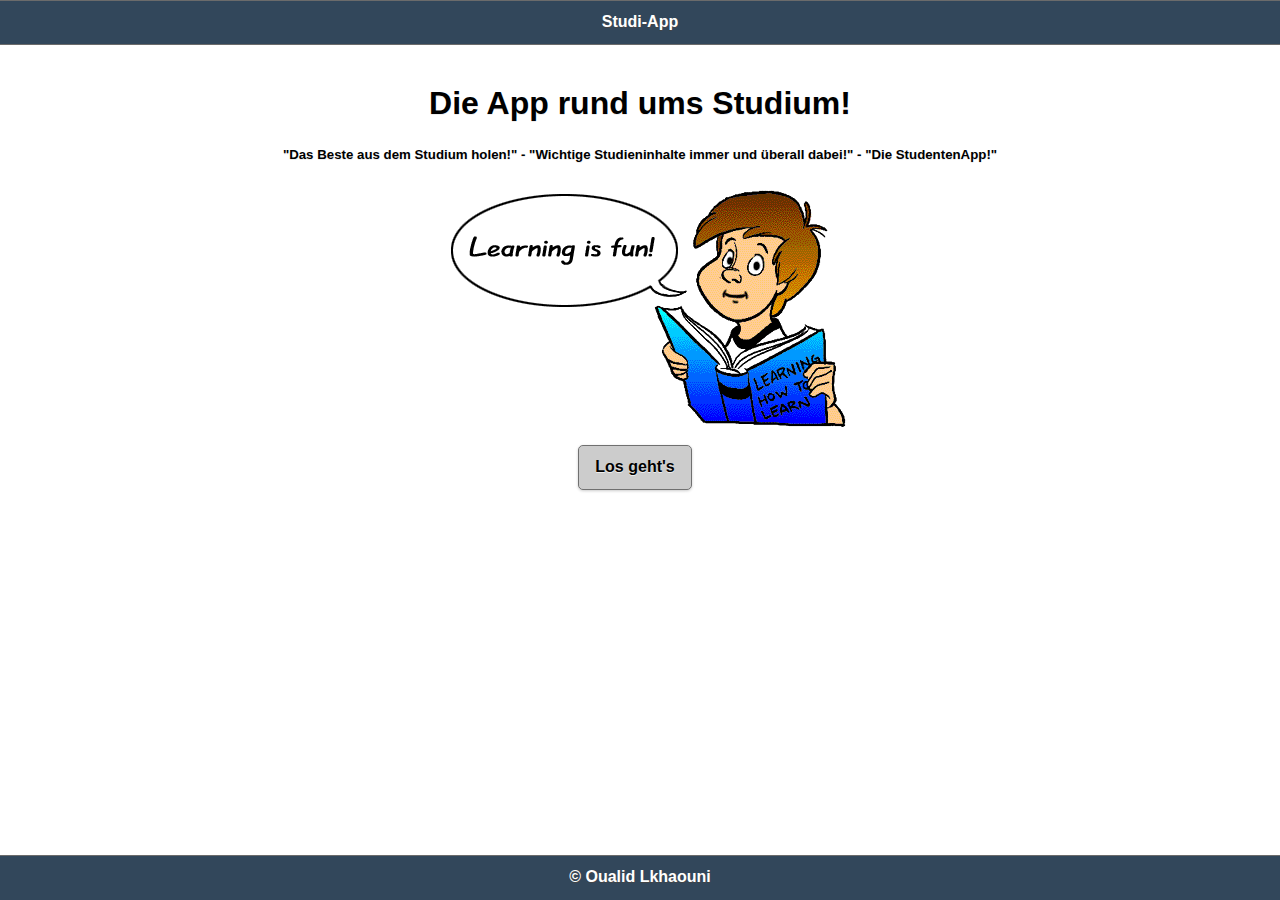
<file: 02_textadventure-mit-jqmobile/Lkhaouni, Oualid/index.htm>
﻿<!DOCTYPE html>
<html>

	<head>
		
		<meta charset="utf-8">
		<meta name="author" content="Oualid Lkhaouni">
		<meta name="viewport" content="width=device-width, initial-scale=1">

		<link rel="stylesheet" href="css/jquery.mobile.min.css">
		<link rel="stylesheet" href="css/themes/tpTheme.css" />
		<link rel="stylesheet" href="css/themes/jquery.mobile.icons.min.css" />
		<link rel="stylesheet" href="http://cdn.leafletjs.com/leaflet/v0.7.7/leaflet.css" />
		<link rel="stylesheet" href="css/style.css" />




		<script src="js/jquery.min.js"></script>
		<script src="js/jquery.mobile.min.js"></script>
		<script src="http://cdn.leafletjs.com/leaflet/v0.7.7/leaflet.js"></script>
		<script type="text/javascript" src="js/app.js"></script>



	</head>
	
	<body>
		
		<div data-role="page" id="loginPage">
		
			<div data-role="header">
				<h1>Studi-App</h1>
			</div>
			
			<div data-role="content" align="center">
				<h1 align="center">Die App rund ums Studium!</h1>
				<h5 align="center">"Das Beste aus dem Studium holen!" - "Wichtige Studieninhalte immer und überall dabei!" - "Die StudentenApp!"</h5>


			<div id="logo_image">
				<img src="css/themes/images/learningIsFun.gif" alt="Image Header">
			</div>

				<a href="#registrationPage" data-role="button" data-inline="true" data-transition="slide">Los geht's</a>
			</div>
		
			<div data-role="footer" class="ui-footer-fixed">
				<h4>&copy; Oualid Lkhaouni</h4>
			</div>
		
		</div>
		
		<div data-role="page" id="registrationPage">
		
			<div data-role="header">
				<a href="#loginPage" data-icon="arrow-l"  data-transition="slide" data-direction="reverse">Zurück</a>
				<h1>Registrierung</h1>
				<a href="#mainPage" data-icon="check"  data-transition="flip" onclick="setUserInfos()">Login</a>

			</div>
			
			<div data-role="content">
				<h2 align="center">Noch ein letzter Schritt, bevor du loslegen kannst!...</h2>

				<div class="regContainer">
					<label for="vorname">Vorname:</label>
					<input type="text" name="vorname" id="vorname" value="">
					<label for="nachname">Nachname:</label>
					<input type="text" name="name" id="nachname" value="">
					<label for="universitaet">Universität:</label>
					<input type="text" name="name" id="universitaet" value="">

					<fieldset data-role="controlgroup">
						<legend>Geschlecht:</legend>
						<label for="female">Weiblich</label>
						<input type="radio" name="gender" id="female" value="female">
						<label for="male">Männlich</label>
						<input type="radio" name="gender" id="male" value="male">

					</fieldset>

				</div>

			</div>

			<div data-role="footer" class="ui-footer-fixed">
				<h4>&copy; Oualid Lkhaouni</h4>
			</div>
		
		</div>




		<div data-role="page" id="mainPage">

			<div data-role="panel" id="sideMenu" class="ui-panel-fixed">

				<img id="profileImage" src="css/themes/images/profilePicture.img" >

				<ul data-role="listview" class="ui-listview-inset">
					<li><a href="#content"  onclick="scrollIntro()">Profil</a></li>
					<li id="2"><a href="#first"  onclick="scrollFirst()">Fächer</a></li>
					<li id="3"><a href="#second" onclick="scrollSecond()">Universität</a></li>
					<li id="4"><a href="#third" onclick="scrollThird()">Karte</a></li>
					<li id="5"><a href="#loginPage">Logout</a></li>
				</ul>

			</div>


			<div data-role="header" class="ui-header-fixed">
				<a href="#sideMenu" class="ui-link ui-btn ui-btn-a ui-icon-bars ui-btn-icon-notext ui-btn-inline ui-shadow ui-corner-all ui-first-child"></a>
				<h1>Studi-App</h1>
			</div>


			<div data-role="content">
				<div id="intro">
					<h1><strong>Willkommen!</strong></h1>
					<h3>Öffne oben links das Menü um vollen Zugriff auf die App zu bekommen</h3>

					<table data-role="table" class="ui-responsive" id="myTable">
						<thead>
						<tr>
							<th data-priority="6">Vorname</th>
							<th data-priority="1">Nachname</th>
							<th data-priority="2">Universität</th>
						</tr>
						</thead>
						<tbody>
						<tr>
							<td id="welcomeVorname"></td>
							<td id="welcomeNachname"></td>
							<td id="welcomeUni"></td>
						</tr>

						</tbody>
					</table>

				</div>
				<div id="first">
					<div id="faecher">
						<h1><strong>Fächer!</strong></h1><br />
							Erstelle jetzt eine Übersicht deiner aktuellen Fächer und du hast alles im Blick.

						<input type="text" name="fach" id="fach" data-clear-btn="true">
						<a class="ui-btn-inline ui-mini" onclick="setFaecherInfos()">Hinzufügen</a>

						<ol id="faecherListe" class="ui-listview topDist" data-role="listview">
							<li class="ui-li ui-li-static ui-btn-up-c ui-first-child">Mobile App-Entwicklung</li>
							<li class="ui-li ui-li-static ui-btn-up-c">Analysis III</li>
						</ol>
					</div>
				</div>
				<div id="second">


					<h1>Universität zu Köln.</h1>

					<p>Die Universität zu Köln ist eine Hochschule in Köln mit dem klassischen Fächerspektrum einer Volluniversität. Am 15. Juni 2012 erhielt sie im Rahmen der dritten Hochschul-Exzellenzinitiative von Bund und Ländern den Exzellenzstatus.
						Die 1388 (nur zwei Jahre nach Heidelberg) gegründete Alte Universität zählte zu den ältesten Universitäten in Europa. Sie wurde allerdings 1798 in der sogenannten Franzosenzeit geschlossen und erst 1919 als „neue Universität zu Köln“ wiedergegründet. Sie sollte nach dem Ersten Weltkrieg und dem Verlust der Kaiser-Wilhelms-Universität zu Straßburg auch deren Tradition fortsetzen und die „deutsche Position am Rhein stärken“.[3] Mit über 49.000 Studierenden im Wintersemester 2014/15 (Haupt- und Nebenhörer, ohne Promotionsstudierende, inkl. Kurzzeitstudierende)[1] ist sie die drittgrößte Universität in Deutschland.</p>
					<p><a href="https://www.uni-koeln.de/">Hier geht's zur Homepage der Universität zu Köln</a></p>
				</div>
				<div id="third">
					<div id="map">



					</div>
				</div>
			</div>



			<div data-role="footer" class="ui-footer-fixed">
				<h4>&copy; Oualid Lkhaouni</h4>
			</div>


		</div>


	</body>
</html>
</file>
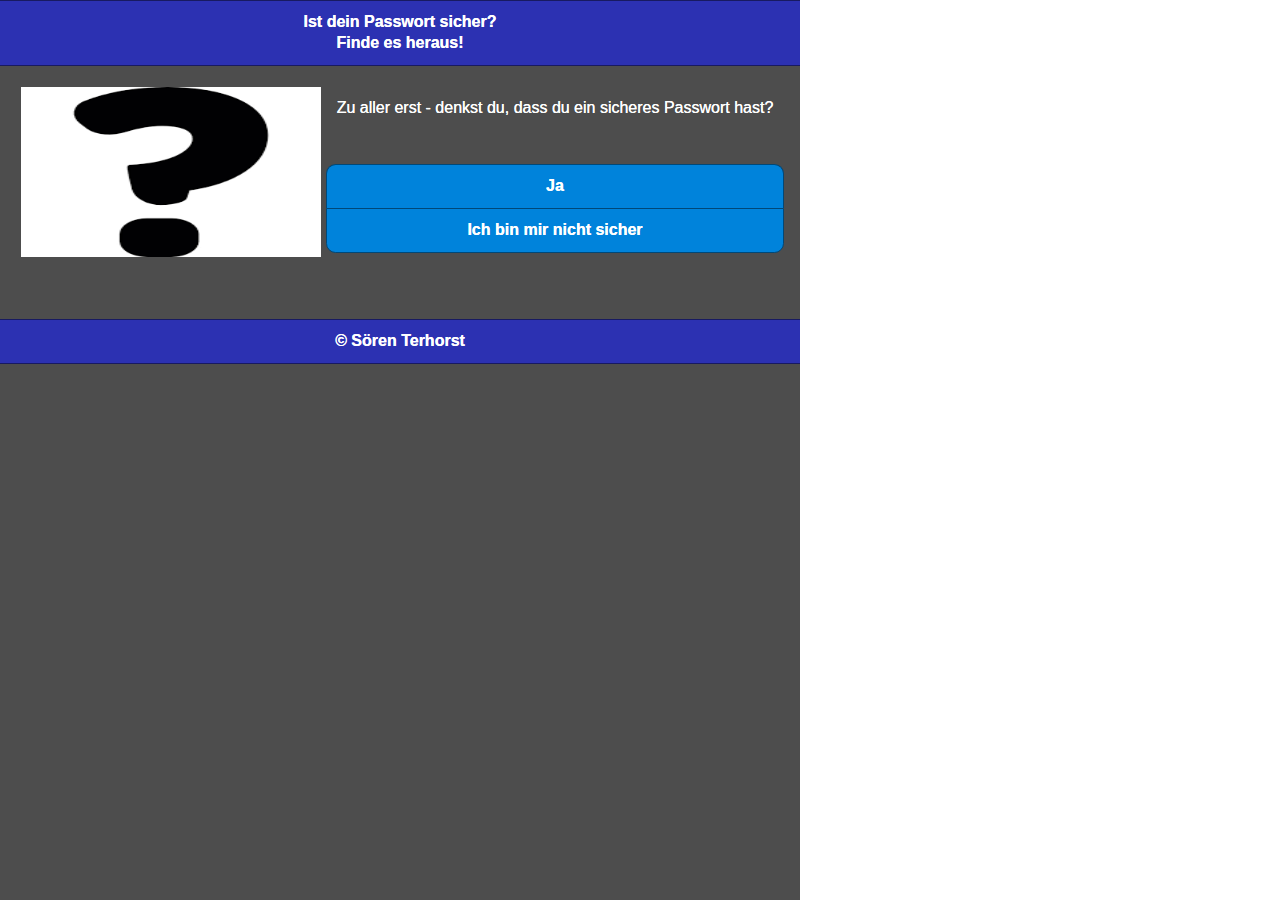
<file: 02_textadventure-mit-jqmobile/Meilenstein II - Sören Terhorst/index.htm>
﻿<!DOCTYPE html>
	<head>
		<!--<meta name="viewport" content="width=device-width, initial-scale=1">-->
		<meta charset="utf-8">
		<meta name="author" content="Sören Terhorst">
		<link rel="stylesheet" type="text/css" href="css/jquery.mobile.min.css">
		<link rel="stylesheet" type="text/css" href="css/style.css">
		<link rel="stylesheet" href="themes/meilenstein.css" />
		<link rel="stylesheet" href="themes/jquery.mobile.icons.min.css" />
		<script src="js/jquery.mobile.min.js"></script>
		<script src="js/jquery.min.js"></script>
			<script>
			$(document).bind('mobileinit',function(){
			$.mobile.changePage.defaults.changeHash = false;
			$.mobile.hashListeningEnabled = false;
			$.mobile.pushStateEnabled = false;
			});
			</script> 
		<script src="js/jquery.mobile.min.js"></script>
	</head>
	
	<div id="wrapper">
		
		<script>
			
			$(document).ready(function() {
			
				// Testausgabe
				//alert("Es funktioniert");
				
			});
		
		</script>
		
		
		<div data-role="page" id="seite1">
			<div data-role="header">
				<h1>Ist dein Passwort sicher?
					<br>Finde es heraus!</h1>
			</div>
			
			<div data-role="content">
				<img src="img/fz.png" alt="Fragezeichen">
				<p>Zu aller erst - denkst du, dass du ein sicheres Passwort hast?</p>
				<br />
				<div data-role="controlgroup" data-type="vertical">
					<a href="#seite2_sicher" class="ui-btn">Ja</a>
					<a href="#seite2_nichtsicher" class="ui-btn">Ich bin mir nicht sicher</a>
				</div>
				<br>
				<br>

			</div>
		
			<div data-role="footer">
				<h4>&copy; Sören Terhorst</h4>
			</div>
		</div>

		<!-- Ja - sicheres Passwort -->
		<div data-role="page" id="seite2_sicher">
			<div data-role="header">
				<h1>Hat es mehr als 10 Zeichen?</h1>
				<br>
			</div>
			<img src="img/1b0.jpg" alt="Zahlen 1-9+0">
			<p>Ein wichtiger Faktor eines guten, sicheren Passworts ist die Zeichenlänge. Je länger, desto sicherer ist es.</p>
			<div data-role="controlgroup" data-type="vertical">
				<a href="#seite3_10+Z" class="ui-btn">Ja</a>
				<a href="#seite3_bruteforce" class="ui-btn">Nein</a>
			</div>
		
			<div data-role="footer">
				<h4>&copy; Sören Terhorst</h4>
			</div>
		</div>

		<!-- Nein - keine 10 Zeichen -->
		<div data-role="page" id="seite3_bruteforce">
			<div data-role="header">
				<h1>Dein Passwort hat also keine 10 Zeichen?</h1>
			</div>

			<div data-role="content">
				<img src="img/bruteforce.jpg" alt="security">
				<b>Pass auf!</b> Wenn dein Passwort weniger als 10 Zeichen hat, könnte es sehr anfällig für rabiate Methoden von
				Hackern sein. Dabei sind vor allem wichtige Daten bedroht. Kriminelle können gerade kurze Passwörter sehr
				einfach durch Brute Force "erraten", indem ein Programm jegliche mögliche Passwortkombinationen ausprobiert.
				<br>
				<a href="#myPopup" data-rel="popup" class="ui-btn ui-btn-inline ui-corner-all">Mehr Informationen</a>

            <div data-role="popup" id="myPopup" class="ui-content">
                <p>Ein Brute-Force-Angriff stellt einen gewaltsamen Angriff auf einen kryptografischen Algorithmus dar. Das Verfahren probiert systematisch alle möglichen Kombinationen durch, um den Krypto-Algorithmus zu knacken. Dazu werden alle Ziffern, Buchstaben und Leerzeichen bis zu einer maximal Wortlänge ausprobiert. Brute-Force-Angriffe können ebenso auf verschlüsselte Dateien, Nachrichten und Informationen oder auch auf Passwörter angesetzt werden.
					Damit Brute-Force-Angriffe möglichst zeitintensiv sind, setzen die meisten Verschlüsselungssysteme sehr lange Schlüssel ein. Bei einem 32-Bit-Schlüssel wären es vier Milliarden Möglichkeiten, die die heutigen Personal Computer in Minuten durchprobiert hätten. Entsprechend länger dauert die Ermittlung eines 48-Bit-Schlüssels oder gar eines 64- oder eines 128-Bit-Schlüssels, der nur in mehreren tausend Jahren zu knacken wäre.
					<p class="Quelle"><a href="http://www.itwissen.info/definition/lexikon/Brute-Force-Angriff-brute-force-attack.html">Quelle: itwissen.info</a>
				</p>
			</div>
				<br>
				<br>
				<a data-transition="flip" href="#seite1">Hier</a> geht's wieder zurück zum Anfang. Finde heraus, wie du dein Passwort sicherer machen kannst!</a>
			</div>

			<div data-role="footer">
				<h4>&copy; Sören Terhorst</h4>
			</div>
		</div>

		<!-- Ja - mehr als 10 Zeichen -->
		<div data-role="page" id="seite3_10+Z">
			<div data-role="header">
				<h1>Der erste Schritt zu einem guten
				<br> Passwort ist damit schon einmal getan!</h1>
			</div>

			<div data-role="content">
				<img src="img/verschiedenes.jpg" alt="Zahlen und Sonderzeichen">
				Ein nächster Faktor eines sicheren Passworts ist aber auch die Nutzung von Zahlen und Sonderzeichen.
				Mischst du diese Zeichen mit herein? Oder ist dein Passwort nur eine einfache Zeichenkette?
			</div>
			<div data-role="controlgroup" data-type="vertical">
				<a href="#seite3_SZuZ" class="ui-btn">Ich benutze auch Sonderzeichen und Zahlen</a>
				<a href="#seite3_kSZuZ" class="ui-btn">Mein Passwort besteht nur aus Buchstaben</a>
			</div>
			<div data-role="footer">
				<h4>&copy; Sören Terhorst</h4>
			</div>
		</div>

		<!-- Ja - auch Sonderzeichen und Zahlen -->
		<div data-role="page" id="seite3_SZuZ">
			<div data-role="header">
				<h1>Super! Nutzung von Sonderzeichen und
				<br>Zahlen gibt deinem Passwort noch eine
				<br>größere Zeichenvielfalt</h1>
			</div>

			<div data-role="content">
				<img src="img/wechsel.jpg" alt="Wechselpfeile">
				Wie stehst du zu regelmäßigem Wechsel deiner Passwörter? Achtest du darauf?
			<div data-role="controlgroup" data-type="vertical">
				<a href="#seite4_glueckwunsch" class="ui-btn">Ja</a>
				<a href="#seite4_wechsel" class="ui-btn">Nein</a>
			</div>
			</div>
			<div data-role="footer">
				<h4>&copy; Sören Terhorst</h4>
			</div>
		</div>

		<!-- Nein - keine Sonderzeichen und Zahlen -->
		<div data-role="page" id="seite3_kSZuZ">
			<div data-role="header">
				<h1>Nutzen von Sonderzeichen und Zahlen ist wichtig!</h1>
			</div>

			<div data-role="content">
				<img src="img/verschiedenes.jpg" alt="Zahlen und Sonderzeichen">
				Je mehr verschiedene Zeichen du in deinen Passwörtern benutzt, desto schwerer wird es für Kriminelle, dein Passwort
				mit Hilfe von Brute Force zu knacken. Erweitere also die Vielfalt der Zeichen, um ihnen mehr Steine in den Weg zu legen.
				<br>
				<a href="#myPopup2" data-rel="popup" class="ui-btn ui-btn-inline ui-corner-all">Was ist Brute Force?</a>
				<br>
				<br>
				<br>
				<a data-transition="flip" href="#seite1">Hier</a> geht's wieder zurück zum Anfang. Finde heraus, wie du dein Passwort sicherer machen kannst!</a>
				<div data-role="popup" id="myPopup2" class="ui-content">
					<p>Ein Brute-Force-Angriff stellt einen gewaltsamen Angriff auf einen kryptografischen Algorithmus dar. Das Verfahren probiert systematisch alle möglichen Kombinationen durch, um den Krypto-Algorithmus zu knacken. Dazu werden alle Ziffern, Buchstaben und Leerzeichen bis zu einer maximal Wortlänge ausprobiert. Brute-Force-Angriffe können ebenso auf verschlüsselte Dateien, Nachrichten und Informationen oder auch auf Passwörter angesetzt werden.
						Damit Brute-Force-Angriffe möglichst zeitintensiv sind, setzen die meisten Verschlüsselungssysteme sehr lange Schlüssel ein. Bei einem 32-Bit-Schlüssel wären es vier Milliarden Möglichkeiten, die die heutigen Personal Computer in Minuten durchprobiert hätten. Entsprechend länger dauert die Ermittlung eines 48-Bit-Schlüssels oder gar eines 64- oder eines 128-Bit-Schlüssels, der nur in mehreren tausend Jahren zu knacken wäre.</p>
					<p class="Quelle"><a href="http://www.itwissen.info/definition/lexikon/Brute-Force-Angriff-brute-force-attack.html">Quelle: itwissen.info</a>
					</p>
				</div>
			</div>

			<div data-role="footer">
				<h4>&copy; Sören Terhorst</h4>
			</div>
		</div>

		<!-- Nein - kein regelmäßiger Wechsel-->
		<div data-role="page" id="seite4_wechsel">
			<div data-role="header">
				<h1>Dauerhaft die gleichen Passwörter?</h1>
			</div>

			<div data-role="content">
				<img src="img/hkeks.jpg" alt="halber Keks">
				Du hast fast alles richtig gemacht. Der letzte Schritt zum sicheren Benutzen des Internets ist das regelmäßige
				Wechsel der Passwörter. Auch wenn es auf den ersten Blick sicher scheint, so kann es Hackern bereits einige Zeit
				vor dem eigentlichen Eingriff in die Hände fallen und dich rückläufig schädigen!
				</div>
			<a data-transition="flip" href="#seite1">Hier</a> geht's wieder zurück zum Anfang. Finde heraus, wie du dein Passwort sicherer machen kannst!</a>
			<div data-role="footer">
				<h4>&copy; Sören Terhorst</h4>
			</div>
		</div>

		<!-- Ja - regelmäßiger Wechsel -->
		<div data-role="page" id="seite4_glueckwunsch">
			<div data-role="header">
				<h1>Du scheinst sehr informiert zu sein!</h1>
			</div>
			<div data-role="content">
				<img src="img/keks.jpg" alt="keks">
				<b>Toll!</b>
				<br>Dir scheint der Schutz deiner Daten sehr wichtig zu sein. Achte weiter darauf, dass du deine Passwörter nach den Kriterien erstellst,
				um zu verhindern, dass diese ergaunert werden können. Nichtsdestotrotz ist der Schutz deines Computers genauso wichtig, weil die Passworterstellung
				nicht den Datenklau durch Malware, Spyware oder andere Viren verhindert.
				</div>
			<div data-role="footer">
				<h4>&copy; Sören Terhorst</h4>
			</div>
		</div>

		<!-- Wahrscheinlich nicht sicher -->
		<div data-role="page" id="seite2_nichtsicher">
			<div data-role="header">
				<h1>Fühlst du dich mit deinem Passwort
					<br>nicht durch Internetpiraterie bedroht?</h1>
			</div>
			<img src="img/angst.jpg" alt="Angst">
			<p>In den Zeiten, in denen das Internet immer weiter wächst, gibt es natürlich auch mehr Menschen, die anderen Schaden und sich
				an ihnen bereichern wollen. Du hast keine Angst davor?</p>
			<div data-role="controlgroup" data-type="vertical">
				<a href="#seite3_d_intpiraterie" class="ui-btn">Doch</a>
				<a href="#seite3_n_intpiraterie" class="ui-btn">Nein</a>
			</div>
			<div data-role="footer">
				<h4>&copy; Sören Terhorst</h4>
			</div>
		</div>

		<!-- Ja - Bedrohung Internetpiraterie -->
		<div data-role="page" id="seite3_d_intpiraterie">
			<div data-role="header">
				<h4>Dann denk nochmal über <br> dein Passwort nach!</h4>
			</div>
			<div data-role="content">
				<img src="img/intpir.jpg" alt="Lego auf Tastatur">
				<br>Schaue dir die Fragen noch einmal an und ändere dein Passwort so, dass du alle mit <b>Ja</b> beantworten kannst!
				<br>
				<br>
				<br>
				<br>
				<a data-transition="flip" href="#seite1">Hier</a> geht's wieder zurück zum Anfang. Finde heraus, wie du dein Passwort sicherer machen kannst!</a>
			</div>
			<div data-role="footer">
				<h4>&copy; Sören Terhorst</h4>
			</div>
		</div>

		<!-- Nein - Bedrohung Internetpiraterie -->
		<div data-role="page" id="seite3_n_intpiraterie">
			<div data-role="header">
				<h4>Du fühlst dich also sicher?</h4>
			</div>
			<div data-role="content">
				<img src="img/pw.jpg" alt="Passwort">
				Du weißt, dass auch gegenwärtige Daten (sei bspw. Kontodaten, Daten von Onlineshops usw.) betroffen sein können? Es beschränkt sich
				nicht immer nur auf scheinbar unwichtige Daten.
				<div data-role="controlgroup" data-type="vertical">
					<a href="#seite4_d_Bdr" class="ui-btn">Doch</a>
					<a href="#seite4_n_Bdr" class="ui-btn">Mir egal</a>
				</div>
			</div>
			<div data-role="footer">
				<h4>&copy; Sören Terhorst</h4>
			</div>
		</div>

		<!-- Doch - Bedrohung Internetpiraterie -->
		<div data-role="page" id="seite4_d_Bdr">
			<div data-role="header">
				<h4>Passwort immer noch unwichtig?</h4>
			</div>
			<div data-role="content">
				<img src="img/schloss.png" alt="Passwort">
				Immer noch unwichtig, dass das Passwort unwichtig ist? Überleg nochmal - und starte von vorne, um zu erfahren,
				was ein sicheres Passwort ausmacht. Ansonsten kannst du auch einfach den Browser schließen.
				<br>
				<br>
				<a data-transition="flip" href="#seite1">Hier</a> geht's wieder zurück zum Anfang. Finde heraus, wie du dein Passwort sicherer machen kannst!</a>
			</div>
			<div data-role="footer">
				<h4>&copy; Sören Terhorst</h4>
			</div>
		</div>

		<!-- Nein - Bedrohung Internetpiraterie -->
		<div data-role="page" id="seite4_n_Bdr">
			<div data-role="header">
				<h4>Ein ganz unsicherer Weg</h4>
			</div>
			<div data-role="content">
				<img src="img/stop.jpg" alt="Stop">
				Vielleicht fällt es dir nicht auf, aber Übergriffe auf Accounts können auch auf andere folgern. Wenn du so weiter machst, dann kann
				es passieren, dass auch du in vielleicht nicht allzu weiter Zukunft zum Opfer von Internetkriminalität wirst.
				<br>
				<br>
				<a data-transition="flip" href="#seite1">Hier</a> geht's wieder zurück zum Anfang. Finde heraus, wie du dein Passwort sicherer machen kannst!</a>
			</div>
			<div data-role="footer">
				<h4>&copy; Sören Terhorst</h4>
			</div>
		</div>
	</div>
	</body>
</html>
</file>
<file: 01_CEEC-ReDesign/Bruessel, Melanie/css/style.css>
/*
img {
    margin-left: auto;
    margin-right: auto;
    border: 2px solid #777;
    cursor: pointer;
    padding-left: 0px;
    padding-right: 0px;
}*/
#img01 {
    width: 100%;
    padding-top: 10px;
    padding-bottom: 10px;
}

.navbar-inverse li.active{
    background: Black;
}
#search{
    text-align: center;
    padding-bottom: 100px;
}
#search form{
    padding-top: 35px;
}
#nav1st{
    margin-top: 0px;
    padding-top: 0px;
}
.gloss {
    font-size: 10px;
}
.tofill:hover{
    text-decoration: underline;
    color: white;
}
.inv li.active{
    background: Black;
}
#details{
    background: #222222;
    color: grey;
    margin-bottom: 1px;
}
#left, #right {
    width: 50px;
}


/*toggle menu*/
.xs-collapse, .md-collapse{
    display: none;
    visibility: visible;
    color: grey;
}
.md-collapse a, .inv{
    color: grey;
}
.xs-toggle .icon-bar, .md-toggle .icon-bar{
  display: block;
  width: 50px;
  height: 2px;
  border-radius: 1px;
}
.xs-toggle .icon-bar + .icon-bar, .md-toggle .icon-bar + .icon-bar{
  margin-top: 4px;
}
.btn-default .icon-bar {
  background-color: #888;
}
@media (min-width: 767px) {
    .xs-toggle {
        display: none;
        visibility: hidden;
    }
    .xs-collapse {
        display: block;
        visibility: visible;
    }
}
@media (min-width: 992px) {
    .md-toggle {
        display: none;
        visibility: hidden;
      }
    .md-collapse {
        display: block;
        visibility: visible;
    }
}
</file>
<file: 01_CEEC-ReDesign/CEEC - Chan Popaja Krause/css/style.css>
body {
	
	background-image: url("../img/reispapier2.jpg");
	
	
}

#page-content-wrapper {
	
	background-color: #ESDD9F;
	
	
	
}

#sidebar-wrapper {
	
	background-image: url("../img/reispapier2.jpg");
	
	
	
}

.detailimg {
	
	margin-left: auto;
	margin-right: auto;
	size: 50%;
	
	
	
	
}

.slideritem {
	
	width: auto;
	height: auto;
	
	
	
}

.contentcontainer {
	
	margin-top: 50px;
	
	
	
}

.form-control {
	
	margin-left: 0px;
	margin-right: 25px;
	
	
	
}

.form-group {
	
	display: block;
	margin-left: auto;
	margin-right: auto;
	
	
}

.btn {
	
	display: block;
	margin-left: auto;
	margin-right: auto;
	
	
}

.navbar-default {
	
	height: 75px;
	
	
	
}

.navbar-nav {
	
	height: 75px;
	
	margin-bottom: 10px;
	
	
}

.navbar-collapse {
	
	height: 75px;
	margin-bottom: 10px;
	background-color: white;
	background-color: rgba(255, 255, 255, 0.6);
	
	
	
	
	
}

.navbar-text {
	
	font-size: 25px;
	font-family: Book Antiqua;
	color: black;
	
	
	
	
}

.detailimg {
	
	display: block;
	margin-left: auto;
	margin-right: auto;
    
	
	
	
}

.carousel-inner > .item > img {
	
	
	
    margin: 0 auto;
	
	
	
}

.sidebarimg {
	
	width: 80%;
	height: 80%;
	
	
	
	
}

.container-fluid {
	
	
	background-image: url("../img/reispapier2.jpg");
	
	
}
</file>
<file: 01_CEEC-ReDesign/CEEC-Redesign_Mildenberger_Schiffer/css/style.css>
html body{
	background-color: rgb(192,192,192);
}
#wrapper{
	width: 1000px;
}

/*Bild*/
.pic{
	max-width: 250px;
	position: relative;
	margin: 0px 0px 10px 10px;
	float: top;
	padding-top: 5px;
}

.img-responsive {
	margin: 80px 0px 25px 100px;
	cursor: pointer;
}

.search{
	margin-left: 150px;
	width: 1140px;
}

#custom-search-input{
	margin-top: 70px;
    padding: 2px;
    border: solid 1px #E4E4E4;
    border-radius: 6px;
    background-color: #fff;
}

#custom-search-input input{
    border: 0;
    box-shadow: none;
}

#custom-search-input button{
    margin: 2px 0 0 0;
    background: none;
    box-shadow: none;
    border: 0;
    color: #666666;
    padding: 0 8px 0 10px;
    border-left: solid 1px #ccc;
}

#custom-search-input button:hover{
    border: 0;
    box-shadow: none;
    border-left: solid 1px #ccc;
}

#custom-search-input .glyphicon-search{
    font-size: 23px;
}

/* Checbox */
.well{
	width: 360px;
	margin-left: 150px;
	margin-top: 10px;
	position: relative;
	padding-top: 0;
	float: left;
}

#ergebnis {
	padding: 10px;
	margin: 0 0 0 550px;
	width: 330px;
	position: absolute;
	float: right;
	background-color: #888;
	color: black;
	border: 1px solid #666;
}

p a{
	color: black;
}

article {
	padding: 10px 0 10px 0;
	color: black;
	font-size: 12pt;
}

.langkatalogisat {
	margin-top: 80px;
}

.state-icon {
    left: -5px;
}
.list-group-item-primary {
    color: rgb(255, 255, 255);
    background-color: rgb(66, 139, 202);
}
.go{
	margin-left: 150px;
}

p {
	padding: 0;
	margin: 0;
}

.btn.btn-primary.btn-lg {
	margin-left: 100px;
}

.img-modal {
	width: 100%;
}

.glyphicon.glyphicon-zoom-in{
	margin-left: 100px;
	cursor: pointer;
}
</file>
<file: 02_textadventure-mit-jqmobile/Lkhaouni, Oualid/css/style.css>
#intro,
#first,
#second,
#third
{
    height: 500px;
    text-align: center;
}
#intro
{
    padding-top: 10%;
}
#first,
#second,
#third
{
    border-top: 1px solid #ccc;
    padding-top: 100px;
}


#logo-image {
    height: 80%;
}
.regContainer {
    margin-left: 10%;
    margin-right: 10%;
    margin-bottom: 1%;
}
#profileImage {
    height: 30%;
    width: 50%;
    margin-bottom: 10%;
    margin-left: 25%;
    border: 4px solid #32475B;
    border-radius: 5px;

}
#faecher{
    width:50%;
    margin-left: 25%;
}
.topDist{
    padding-top: 5%;
}
#map {
    height: 400px;
}
#myTable{
    margin-top: 5%;
    margin-left: 10%;
}
</file>
<file: 02_textadventure-mit-jqmobile/Meilenstein II - Sören Terhorst/css/style.css>
div {
text-align: center;
}

.ui-page {
max-width: 800px;
max-height: 500px;
}

img {
float: left;
width: 300px;
height: 170px;
padding: 5px;
}
</file>
<file: 01_CEEC-ReDesign/CEEC - Chan Popaja Krause/css/sidebar.css>
/*!
 * Start Bootstrap - Simple Sidebar HTML Template (http://startbootstrap.com)
 * Code licensed under the Apache License v2.0.
 * For details, see http://www.apache.org/licenses/LICENSE-2.0.
 */

/* Toggle Styles */

#wrapper {
    padding-left: 0;
    -webkit-transition: all 0.5s ease;
    -moz-transition: all 0.5s ease;
    -o-transition: all 0.5s ease;
    transition: all 0.5s ease;
}

#wrapper.toggled {
    padding-left: 250px;
}

#sidebar-wrapper {
    z-index: 1000;
    position: fixed;
    left: 250px;
    width: 0;
    height: 100%;
    margin-left: -250px;
	margin-top: 0px;
    overflow-y: auto;
    background: #000;
    -webkit-transition: all 0.5s ease;
    -moz-transition: all 0.5s ease;
    -o-transition: all 0.5s ease;
    transition: all 0.5s ease;
	
}

#wrapper.toggled #sidebar-wrapper {
    width: 250px;
}

#page-content-wrapper {
    width: 100%;
    position: absolute;
    padding: 15px;
}

#wrapper.toggled #page-content-wrapper {
    position: absolute;
    margin-right: -250px;
}

/* Sidebar Styles */

.sidebar-nav {
    position: absolute;
    top: 0;
    width: 250px;
    margin: 0;
    padding: 0;
    list-style: none;
}

.sidebar-nav li {
    text-indent: 20px;
    line-height: 40px;
}

.sidebar-nav li a {
    display: block;
    text-decoration: none;
    color: black;
}

.sidebar-nav li a:hover {
    text-decoration: none;
    color: #fff;
    background: rgba(255,255,255,0.2);
}

.sidebar-nav li a:active,
.sidebar-nav li a:focus {
    text-decoration: none;
}

.sidebar-nav > .sidebar-brand {
    height: 65px;
    font-size: 18px;
    line-height: 60px;
}

.sidebar-nav > .sidebar-brand a {
    color: black;
}

.sidebar-nav > .sidebar-brand a:hover {
    color: #fff;
    background: none;
}



@media(min-width:768px) {
    #wrapper {
        padding-left: 250px;
    }

    #wrapper.toggled {
        padding-left: 0;
    }

    #sidebar-wrapper {
        width: 250px;
    }

    #wrapper.toggled #sidebar-wrapper {
        width: 0;
    }

    #page-content-wrapper {
        padding: 20px;
        position: relative;
    }

    #wrapper.toggled #page-content-wrapper {
        position: relative;
        margin-right: 0;
    }
}
</file>
<file: 01_CEEC-ReDesign/CEEC Dicheva -Rogleva - Sharlandzhieva/css/creative.css>
/*!
 * Start Bootstrap - Creative Bootstrap Theme (http://startbootstrap.com)
 * Code licensed under the Apache License v2.0.
 * For details, see http://www.apache.org/licenses/LICENSE-2.0.
 */

html,
body {
    width: 100%;
    height: 100%;
}

body {
    font-family: Merriweather,'Helvetica Neue',Arial,sans-serif;
}

hr {
    max-width: 50px;
    border-color: #f05f40;
    border-width: 3px;
}

hr.light {
    border-color: #fff;
}

a {
    color: #f05f40;
    -webkit-transition: all .35s;
    -moz-transition: all .35s;
    transition: all .35s;
}

a:hover,
a:focus {
    color: #eb3812;
}

h1,
h2,
h3,
h4,
h5,
h6 {
    font-family: 'Open Sans','Helvetica Neue',Arial,sans-serif;
}

p {
    margin-bottom: 20px;
    font-size: 16px;
    line-height: 1.5;
}

.bg-primary {
    background-color: #f05f40;
}

.bg-dark {
    color: #fff;
    background-color: #222;
}

.text-faded {
    color: rgba(255,255,255,.7);
}

section {
    padding: 100px 0;
}

aside {
    padding: 50px 0;
}

.no-padding {
    padding: 0;
}

.navbar-default {
    border-color: rgba(34,34,34,.05);
    font-family: 'Open Sans','Helvetica Neue',Arial,sans-serif;
    background-color: #fff;
    -webkit-transition: all .35s;
    -moz-transition: all .35s;
    transition: all .35s;
}

.navbar-default .navbar-header .navbar-brand {
    text-transform: uppercase;
    font-family: 'Open Sans','Helvetica Neue',Arial,sans-serif;
    font-weight: 700;
    color: #f05f40;
}

.navbar-default .navbar-header .navbar-brand:hover,
.navbar-default .navbar-header .navbar-brand:focus {
    color: #eb3812;
}

.navbar-default .nav > li>a,
.navbar-default .nav>li>a:focus {
    text-transform: uppercase;
    font-size: 13px;
    font-weight: 700;
    color: #222;
}



.navbar-default .nav > li>a:hover,
.navbar-default .nav>li>a:focus:hover {
    color: #f05f40;
}

.navbar-default .nav > li.active>a,
.navbar-default .nav>li.active>a:focus {
    color: #f05f40!important;
    background-color: transparent;
}

.navbar-default .nav > li.active>a:hover,
.navbar-default .nav>li.active>a:focus:hover {
    background-color: transparent;
}

@media(min-width:768px) {
    .navbar-default {
        border-color: rgba(255,255,255,.3);
        background-color: transparent;
    }

    .navbar-default .navbar-header .navbar-brand {
        color: rgba(255,255,255,.7);
    }

    .navbar-default .navbar-header .navbar-brand:hover,
    .navbar-default .navbar-header .navbar-brand:focus {
        color: #fff;
    }

    .navbar-default .nav > li>a,
    .navbar-default .nav>li>a:focus {
        color: rgba(255,255,255,.7);
    }

    .navbar-default .nav > li>a:hover,
    .navbar-default .nav>li>a:focus:hover {
        color: #fff;
    }

    .navbar-default.affix {
        border-color: rgba(34,34,34,.05);
        background-color: #fff;
    }

    .navbar-default.affix .navbar-header .navbar-brand {
        font-size: 14px;
        color: #f05f40;
    }

    .navbar-default.affix .navbar-header .navbar-brand:hover,
    .navbar-default.affix .navbar-header .navbar-brand:focus {
        color: #eb3812;
    }

    .navbar-default.affix .nav > li>a,
    .navbar-default.affix .nav>li>a:focus {
        color: #222;
    }

    .navbar-default.affix .nav > li>a:hover,
    .navbar-default.affix .nav>li>a:focus:hover {
        color: #f05f40;
    }
}

header {
    position: relative;
    width: 100%;
    min-height: auto;
    text-align: center;
    color: #fff;
    background-image: url(../img/header1.jpg);
    background-position: center;
    -webkit-background-size: cover;
    -moz-background-size: cover;
    background-size: cover;
    -o-background-size: cover;
}

header .header-content {
    position: relative;
    width: 100%;
    padding: 100px 15px;
    text-align: center;
}

header .header-content .header-content-inner h1 {
    margin-top: 0;
    margin-bottom: 0;
    text-transform: uppercase;
    font-weight: 700;
}

header .header-content .header-content-inner hr {
    margin: 30px auto;
}

header .header-content .header-content-inner p {
    margin-bottom: 50px;
    font-size: 16px;
    font-weight: 300;
    color: rgba(255,255,255,.7);
}

@media(min-width:768px) {
    header {
        min-height: 100%;
    }

    header .header-content {
        position: absolute;
        top: 50%;
        padding: 0 50px;
        -webkit-transform: translateY(-50%);
        -ms-transform: translateY(-50%);
        transform: translateY(-50%);
    }

    header .header-content .header-content-inner {
        margin-right: auto;
        margin-left: auto;
        max-width: 1000px;
    }

    header .header-content .header-content-inner p {
        margin-right: auto;
        margin-left: auto;
        max-width: 80%;
        font-size: 18px;
    }
	
	header .header-content-detailseite {
		margin-right: auto;
        margin-left: auto;
        max-width: 1000px;
		
		
	}

	
	
	header .header-content-detailseite p {
		font-size: 16px;
	
	}
	
	
	header img {
	float: left;
	border: 2px solid #777;
	cursor: pointer;
	}
}

#myCarousel {
	float: left;
	width: 120%;
	margin-top: 40px;
	}
	
#myCarousel img {
width: 120%;
}
	
header .flip1 {
cursor: pointer;
}
	
header .panel1 {
margin-left: auto;
margin-right: auto;

}

header .flip2 {
cursor: pointer;
}
	
header .panel2 {
margin-left: auto;
margin-right: auto;

}

header .flip3 {
cursor: pointer;
}
	
header .panel3 {
margin-left: auto;
margin-right: auto;

}


input[type=checkbox]
{
  /* Double-sized Checkboxes */
  -ms-transform: scale(2); /* IE */
  -moz-transform: scale(2); /* FF */
  -webkit-transform: scale(2); /* Safari and Chrome */
  -o-transform: scale(2); /* Opera */
  padding: 10px;
}

.section-heading {
    margin-top: 0;
}

.service-box {
    margin: 50px auto 0;
    max-width: 400px;
}


@media(min-width:992px) {
    .service-box {
        margin: 20px auto 0;
    }
}

.service-box p {
    margin-bottom: 0;
}

.service-box h3 {
	font-size: 23px;
}

.portfolio-box {
    display: block;
    position: relative;
    margin: 0 auto;
    max-width: 650px;
}


.portfolio-box .portfolio-box-caption {
    display: block;
    position: absolute;
    bottom: 0;
    width: 100%;
    height: 100%;
    text-align: center;
    color: #fff;
    opacity: 0;
    background: rgba(240,95,64,.9);
    -webkit-transition: all .35s;
    -moz-transition: all .35s;
    transition: all .35s;
	
	
}

.portfolio-box .portfolio-box-caption .portfolio-box-caption-content {
    position: absolute;
    top: 50%;
    width: 100%;
    text-align: center;
    transform: translateY(-50%);
}

.portfolio-box .portfolio-box-caption .portfolio-box-caption-content .project-category,
.portfolio-box .portfolio-box-caption .portfolio-box-caption-content .project-name {
    padding: 0 15px;
    font-family: 'Open Sans','Helvetica Neue',Arial,sans-serif;
}

.portfolio-box .portfolio-box-caption .portfolio-box-caption-content .project-category {
    text-transform: uppercase;
    font-size: 14px;
    font-weight: 600;
}

.portfolio-box .portfolio-box-caption .portfolio-box-caption-content .project-name {
    font-size: 18px;
}

.portfolio-box:hover .portfolio-box-caption {
    opacity: 1;
}

@media(min-width:768px) {
    .portfolio-box .portfolio-box-caption .portfolio-box-caption-content .project-category {
        font-size: 16px;
    }

    .portfolio-box .portfolio-box-caption .portfolio-box-caption-content .project-name {
        font-size: 22px;
    }
}

.call-to-action h2 {
    margin: 0 auto 20px;
}

.text-primary {
    color: #f05f40;
}

.no-gutter > [class*=col-] {
    padding-right: 0;
    padding-left: 0;
}

.btn-default {
    border-color: #fff;
    color: #222;
    background-color: #fff;
    -webkit-transition: all .35s;
    -moz-transition: all .35s;
    transition: all .35s;
}

.btn-default:hover,
.btn-default:focus,
.btn-default.focus,
.btn-default:active,
.btn-default.active,
.open > .dropdown-toggle.btn-default {
    border-color: #ededed;
    color: #222;
    background-color: #f2f2f2;
}

.btn-default:active,
.btn-default.active,
.open > .dropdown-toggle.btn-default {
    background-image: none;
}

.btn-default.disabled,
.btn-default[disabled],
fieldset[disabled] .btn-default,
.btn-default.disabled:hover,
.btn-default[disabled]:hover,
fieldset[disabled] .btn-default:hover,
.btn-default.disabled:focus,
.btn-default[disabled]:focus,
fieldset[disabled] .btn-default:focus,
.btn-default.disabled.focus,
.btn-default[disabled].focus,
fieldset[disabled] .btn-default.focus,
.btn-default.disabled:active,
.btn-default[disabled]:active,
fieldset[disabled] .btn-default:active,
.btn-default.disabled.active,
.btn-default[disabled].active,
fieldset[disabled] .btn-default.active {
    border-color: #fff;
    background-color: #fff;
}

.btn-default .badge {
    color: #fff;
    background-color: #222;
}

.btn-primary {
    border-color: #f05f40;
    color: #fff;
    background-color: #f05f40;
    -webkit-transition: all .35s;
    -moz-transition: all .35s;
    transition: all .35s;
}

.btn-primary:hover,
.btn-primary:focus,
.btn-primary.focus,
.btn-primary:active,
.btn-primary.active,
.open > .dropdown-toggle.btn-primary {
    border-color: #ed431f;
    color: #fff;
    background-color: #ee4b28;
}

.btn-primary:active,
.btn-primary.active,
.open > .dropdown-toggle.btn-primary {
    background-image: none;
}

.btn-primary.disabled,
.btn-primary[disabled],
fieldset[disabled] .btn-primary,
.btn-primary.disabled:hover,
.btn-primary[disabled]:hover,
fieldset[disabled] .btn-primary:hover,
.btn-primary.disabled:focus,
.btn-primary[disabled]:focus,
fieldset[disabled] .btn-primary:focus,
.btn-primary.disabled.focus,
.btn-primary[disabled].focus,
fieldset[disabled] .btn-primary.focus,
.btn-primary.disabled:active,
.btn-primary[disabled]:active,
fieldset[disabled] .btn-primary:active,
.btn-primary.disabled.active,
.btn-primary[disabled].active,
fieldset[disabled] .btn-primary.active {
    border-color: #f05f40;
    background-color: #f05f40;
}

.btn-primary .badge {
    color: #f05f40;
    background-color: #;
}

.btn {
    border: 0;
    border-radius: 300px;
    text-transform: uppercase;
    font-family: 'Open Sans','Helvetica Neue',Arial,sans-serif;
    font-weight: 700;
}

#anmeldung .container {
	margin-right:auto;
	margin-left: auto;
}

.btn-xl {
    padding: 15px 30px;
}

::-moz-selection {
    text-shadow: none;
    color: #fff;
    background: #222;
}

::selection {
    text-shadow: none;
    color: #fff;
    background: #222;
}

img::selection {
    color: #fff;
    background: 0 0;
}

img::-moz-selection {
    color: #fff;
    background: 0 0;
}

body {
    webkit-tap-highlight-color: #222;
}
</file>
<file: 02_textadventure-mit-jqmobile/Lkhaouni, Oualid/css/themes/tpTheme.css>
/*!
* jQuery Mobile 1.4.5
* Git HEAD hash: 68e55e78b292634d3991c795f06f5e37a512decc <> Date: Fri Oct 31 2014 17:33:30 UTC
* http://jquerymobile.com
*
* Copyright 2010, 2014 jQuery Foundation, Inc. and othercontributors
* Released under the MIT license.
* http://jquery.org/license
*
*/


/* Globals */
/* Font
-----------------------------------------------------------------------------------------------------------*/
html {
	font-size: 100%;
}
#shadowbox {
	-webkit-box-shadow: 0px 3px 5px rgba(100, 100, 100, 0.49);
	-moz-box-shadow:    0px 3px 5px rgba(100, 100, 100, 0.49);
	box-shadow:         0px 3px 5px rgba(100, 100, 100, 0.49);
}
body,
input,
select,
textarea,
button,
.ui-btn {
	font-size: 1em;
	line-height: 1.3;
	 font-family: sans-serif /*{global-font-family}*/;
}
legend,
.ui-input-text input,
.ui-input-search input {
	color: inherit;
	text-shadow: inherit;
}
/* Form labels (overrides font-weight bold in bars, and mini font-size) */
.ui-mobile label,
div.ui-controlgroup-label {
	font-weight: normal;
	font-size: 16px;
}
/* Separators
-----------------------------------------------------------------------------------------------------------*/
/* Field contain separator (< 28em) */
.ui-field-contain {
	border-bottom-color: #828282;
	border-bottom-color: rgba(0,0,0,.15);
	border-bottom-width: 1px;
	border-bottom-style: solid;
}
/* Table opt-in classes: strokes between each row, and alternating row stripes */
/* Classes table-stroke and table-stripe are deprecated in 1.4. */
.table-stroke thead th,
.table-stripe thead th,
.table-stripe tbody tr:last-child {
	border-bottom: 1px solid #d6d6d6; /* non-RGBA fallback */
	border-bottom: 1px solid rgba(0,0,0,.1);
}
.table-stroke tbody th,
.table-stroke tbody td {
	border-bottom: 1px solid #e6e6e6; /* non-RGBA fallback  */
	border-bottom: 1px solid rgba(0,0,0,.05);
}
.table-stripe.table-stroke tbody tr:last-child th,
.table-stripe.table-stroke tbody tr:last-child td {
	border-bottom: 0;
}
.table-stripe tbody tr:nth-child(odd) td,
.table-stripe tbody tr:nth-child(odd) th {
	background-color: #eeeeee; /* non-RGBA fallback  */
	background-color: rgba(0,0,0,.04);
}
/* Buttons
-----------------------------------------------------------------------------------------------------------*/
.ui-btn,
label.ui-btn {
	font-weight: bold;
	border-width: 1px;
	border-style: solid;
}
.ui-btn {
	text-decoration: none !important;
}
.ui-btn-active {
	cursor: pointer;
}
/* Corner rounding
-----------------------------------------------------------------------------------------------------------*/
/* Class ui-btn-corner-all deprecated in 1.4 */
.ui-corner-all {
	-webkit-border-radius: .6em /*{global-radii-blocks}*/;
	border-radius: .6em /*{global-radii-blocks}*/;
}
/* Buttons */
.ui-btn-corner-all,
.ui-btn.ui-corner-all,
/* Slider track */
.ui-slider-track.ui-corner-all,
/* Flipswitch */
.ui-flipswitch.ui-corner-all,
/* Count bubble */
.ui-li-count {
	-webkit-border-radius: .3125em /*{global-radii-buttons}*/;
	border-radius: .3125em /*{global-radii-buttons}*/;
}
/* Icon-only buttons */
.ui-btn-icon-notext.ui-btn-corner-all,
.ui-btn-icon-notext.ui-corner-all {
	-webkit-border-radius: 1em;
	border-radius: 1em;
}
/* Radius clip workaround for cleaning up corner trapping */
.ui-btn-corner-all,
.ui-corner-all {
	-webkit-background-clip: padding;
	background-clip: padding-box;
}
/* Popup arrow */
.ui-popup.ui-corner-all > .ui-popup-arrow-guide {
	left: .6em /*{global-radii-blocks}*/;
	right: .6em /*{global-radii-blocks}*/;
	top: .6em /*{global-radii-blocks}*/;
	bottom: .6em /*{global-radii-blocks}*/;
}
/* Shadow
-----------------------------------------------------------------------------------------------------------*/
.ui-shadow {
	-webkit-box-shadow: 0 1px 3px /*{global-box-shadow-size}*/ rgba(0,0,0,.2) /*{global-box-shadow-color}*/;
	-moz-box-shadow: 0 1px 3px /*{global-box-shadow-size}*/ rgba(0,0,0,.2) /*{global-box-shadow-color}*/;
	box-shadow: 0 1px 3px /*{global-box-shadow-size}*/ rgba(0,0,0,.2) /*{global-box-shadow-color}*/;
}
.ui-shadow-inset {
	-webkit-box-shadow: inset 0 1px 3px /*{global-box-shadow-size}*/ rgba(0,0,0,.2) /*{global-box-shadow-color}*/;
	-moz-box-shadow: inset 0 1px 3px /*{global-box-shadow-size}*/ rgba(0,0,0,.2) /*{global-box-shadow-color}*/;
	box-shadow: inset 0 1px 3px /*{global-box-shadow-size}*/ rgba(0,0,0,.2) /*{global-box-shadow-color}*/;
}
.ui-overlay-shadow {
	-webkit-box-shadow: 0 0 12px 		rgba(0,0,0,.6);
	-moz-box-shadow: 0 0 12px 			rgba(0,0,0,.6);
	box-shadow: 0 0 12px 				rgba(0,0,0,.6);
}
/* Icons
-----------------------------------------------------------------------------------------------------------*/
.ui-btn-icon-left:after,
.ui-btn-icon-right:after,
.ui-btn-icon-top:after,
.ui-btn-icon-bottom:after,
.ui-btn-icon-notext:after {
	background-color: #666666 /*{global-icon-color}*/;
	background-color: rgba(0,0,0,.15) /*{global-icon-disc}*/;
	background-position: center center;
	background-repeat: no-repeat;
	-webkit-border-radius: 1em;
	border-radius: 1em;
}
/* Alt icons */
.ui-alt-icon.ui-btn:after,
.ui-alt-icon .ui-btn:after,
html .ui-alt-icon.ui-checkbox-off:after,
html .ui-alt-icon.ui-radio-off:after,
html .ui-alt-icon .ui-checkbox-off:after,
html .ui-alt-icon .ui-radio-off:after {
	background-color: #666666 /*{global-icon-color}*/;
	background-color: rgba(0,0,0,.15) /*{global-icon-disc}*/;
}
/* No disc */
.ui-nodisc-icon.ui-btn:after,
.ui-nodisc-icon .ui-btn:after {
	background-color: transparent;
}
/* Icon shadow */
.ui-shadow-icon.ui-btn:after,
.ui-shadow-icon .ui-btn:after {
	-webkit-box-shadow: 0 1px 0 rgba(255,255,255,.3) /*{global-icon-shadow}*/;
	-moz-box-shadow: 0 1px 0 rgba(255,255,255,.3) /*{global-icon-shadow}*/;
	box-shadow: 0 1px 0 rgba(255,255,255,.3) /*{global-icon-shadow}*/;
}
/* Checkbox and radio */
.ui-btn.ui-checkbox-off:after,
.ui-btn.ui-checkbox-on:after,
.ui-btn.ui-radio-off:after,
.ui-btn.ui-radio-on:after {
	display: block;
	width: 18px;
	height: 18px;
	margin: -9px 2px 0 2px;
}
.ui-checkbox-off:after,
.ui-btn.ui-radio-off:after {
	filter: Alpha(Opacity=30);
	opacity: .3;
}
.ui-btn.ui-checkbox-off:after,
.ui-btn.ui-checkbox-on:after {
	-webkit-border-radius: .1875em;
	border-radius: .1875em;
}
.ui-btn.ui-checkbox-off:after {
	background-color: #666;
	background-color: rgba(0,0,0,.3);
}
.ui-radio .ui-btn.ui-radio-on:after {
	background-image: none;
	background-color: #fff;
	width: 8px;
	height: 8px;
	border-width: 5px;
	border-style: solid; 
}
.ui-alt-icon.ui-btn.ui-radio-on:after,
.ui-alt-icon .ui-btn.ui-radio-on:after {
	background-color: #000;
}
/* Loader */
.ui-icon-loading {
	background: url("images/ajax-loader.gif");
	background-size: 2.875em 2.875em;
}
/* Swatches */
/* A
-----------------------------------------------------------------------------------------------------------*/
/* Bar: Toolbars, dividers, slider track */
.ui-bar-a,
.ui-page-theme-a .ui-bar-inherit,
html .ui-bar-a .ui-bar-inherit,
html .ui-body-a .ui-bar-inherit,
html body .ui-group-theme-a .ui-bar-inherit {
	background-color: #32475B /*{a-bar-background-color}*/;
	border-color: #6b6b6b /*{a-bar-border}*/;
	color: #ffffff /*{a-bar-color}*/;
	text-shadow: 0 /*{a-bar-shadow-x}*/ 1px /*{a-bar-shadow-y}*/ 0 /*{a-bar-shadow-radius}*/ #444444 /*{a-bar-shadow-color}*/;
	font-weight: bold;
}
.ui-bar-a {
	border-width: 1px;
	border-style: solid;
}
/* Page and overlay */
.ui-overlay-a,
.ui-page-theme-a,
.ui-page-theme-a .ui-panel-wrapper {
	background-color: #ffffff /*{a-page-background-color}*/;
	border-color: #ffffff /*{a-page-border}*/;
	color: #000000 /*{a-page-color}*/;
	text-shadow: 0 /*{a-page-shadow-x}*/ 1px /*{a-page-shadow-y}*/ 0 /*{a-page-shadow-radius}*/ #eeeeee /*{a-page-shadow-color}*/;
}
/* Body: Read-only lists, text inputs, collapsible content */
.ui-body-a,
.ui-page-theme-a .ui-body-inherit,
html .ui-bar-a .ui-body-inherit,
html .ui-body-a .ui-body-inherit,
html body .ui-group-theme-a .ui-body-inherit,
html .ui-panel-page-container-a {
	background-color: #e6e6e6 /*{a-body-background-color}*/;
	border-color: #7e7e7e /*{a-body-border}*/;
	color: #000000 /*{a-body-color}*/;
	text-shadow: 0 /*{a-body-shadow-x}*/ 1px /*{a-body-shadow-y}*/ 0 /*{a-body-shadow-radius}*/ #eeeeee /*{a-body-shadow-color}*/;
}
.ui-body-a {
	border-width: 1px;
	border-style: solid;
}
/* Links */
.ui-page-theme-a a,
html .ui-bar-a a,
html .ui-body-a a,
html body .ui-group-theme-a a {
	color: #3388cc /*{a-link-color}*/;
	font-weight: bold;
}
.ui-page-theme-a a:visited,
html .ui-bar-a a:visited,
html .ui-body-a a:visited,
html body .ui-group-theme-a a:visited {
    color: #3388cc /*{a-link-visited}*/;
}
.ui-page-theme-a a:hover,
html .ui-bar-a a:hover,
html .ui-body-a a:hover,
html body .ui-group-theme-a a:hover {
	color: #005599 /*{a-link-hover}*/;
}
.ui-page-theme-a a:active,
html .ui-bar-a a:active,
html .ui-body-a a:active,
html body .ui-group-theme-a a:active {
	color: #005599 /*{a-link-active}*/;
}
/* Button up */
.ui-page-theme-a .ui-btn,
html .ui-bar-a .ui-btn,
html .ui-body-a .ui-btn,
html body .ui-group-theme-a .ui-btn,
html head + body .ui-btn.ui-btn-a,
/* Button visited */
.ui-page-theme-a .ui-btn:visited,
html .ui-bar-a .ui-btn:visited,
html .ui-body-a .ui-btn:visited,
html body .ui-group-theme-a .ui-btn:visited,
html head + body .ui-btn.ui-btn-a:visited {
	background-color: #cccccc /*{a-bup-background-color}*/;
	border-color: #707070 /*{a-bup-border}*/;
	color: #000000 /*{a-bup-color}*/;
	text-shadow: 0 /*{a-bup-shadow-x}*/ 1px /*{a-bup-shadow-y}*/ 0 /*{a-bup-shadow-radius}*/ #eeeeee /*{a-bup-shadow-color}*/;
}
/* Button hover */
.ui-page-theme-a .ui-btn:hover,
html .ui-bar-a .ui-btn:hover,
html .ui-body-a .ui-btn:hover,
html body .ui-group-theme-a .ui-btn:hover,
html head + body .ui-btn.ui-btn-a:hover {
	background-color: #eaeaea /*{a-bhover-background-color}*/;
	border-color: #808080 /*{a-bhover-border}*/;
	color: #000000 /*{a-bhover-color}*/;
	text-shadow: 0 /*{a-bhover-shadow-x}*/ 1px /*{a-bhover-shadow-y}*/ 0 /*{a-bhover-shadow-radius}*/ #eeeeee /*{a-bhover-shadow-color}*/;
}
/* Button down */
.ui-page-theme-a .ui-btn:active,
html .ui-bar-a .ui-btn:active,
html .ui-body-a .ui-btn:active,
html body .ui-group-theme-a .ui-btn:active,
html head + body .ui-btn.ui-btn-a:active {
	background-color: #eaeaea /*{a-bdown-background-color}*/;
	border-color: #808080 /*{a-bdown-border}*/;
	color: #000000 /*{a-bdown-color}*/;
	text-shadow: 0 /*{a-bdown-shadow-x}*/ 1px /*{a-bdown-shadow-y}*/ 0 /*{a-bdown-shadow-radius}*/ #eeeeee /*{a-bdown-shadow-color}*/;
}
/* Active button */
.ui-page-theme-a .ui-btn.ui-btn-active,
html .ui-bar-a .ui-btn.ui-btn-active,
html .ui-body-a .ui-btn.ui-btn-active,
html body .ui-group-theme-a .ui-btn.ui-btn-active,
html head + body .ui-btn.ui-btn-a.ui-btn-active,
/* Active checkbox icon */
.ui-page-theme-a .ui-checkbox-on:after,
html .ui-bar-a .ui-checkbox-on:after,
html .ui-body-a .ui-checkbox-on:after,
html body .ui-group-theme-a .ui-checkbox-on:after,
.ui-btn.ui-checkbox-on.ui-btn-a:after,
/* Active flipswitch background */
.ui-page-theme-a .ui-flipswitch-active,
html .ui-bar-a .ui-flipswitch-active,
html .ui-body-a .ui-flipswitch-active,
html body .ui-group-theme-a .ui-flipswitch-active,
html body .ui-flipswitch.ui-bar-a.ui-flipswitch-active,
/* Active slider track */
.ui-page-theme-a .ui-slider-track .ui-btn-active,
html .ui-bar-a .ui-slider-track .ui-btn-active,
html .ui-body-a .ui-slider-track .ui-btn-active,
html body .ui-group-theme-a .ui-slider-track .ui-btn-active,
html body div.ui-slider-track.ui-body-a .ui-btn-active {
	background-color: #3388cc /*{a-active-background-color}*/;
	border-color: #3388cc /*{a-active-border}*/;
	color: #ffffff /*{a-active-color}*/;
	text-shadow: 0 /*{a-active-shadow-x}*/ 1px /*{a-active-shadow-y}*/ 0 /*{a-active-shadow-radius}*/ #005599 /*{a-active-shadow-color}*/;
}
/* Active radio button icon */
.ui-page-theme-a .ui-radio-on:after,
html .ui-bar-a .ui-radio-on:after,
html .ui-body-a .ui-radio-on:after,
html body .ui-group-theme-a .ui-radio-on:after,
.ui-btn.ui-radio-on.ui-btn-a:after {
	border-color: #3388cc /*{a-active-background-color}*/;
}
/* Focus */
.ui-page-theme-a .ui-btn:focus,
html .ui-bar-a .ui-btn:focus,
html .ui-body-a .ui-btn:focus,
html body .ui-group-theme-a .ui-btn:focus,
html head + body .ui-btn.ui-btn-a:focus,
/* Focus buttons and text inputs with div wrap */
.ui-page-theme-a .ui-focus,
html .ui-bar-a .ui-focus,
html .ui-body-a .ui-focus,
html body .ui-group-theme-a .ui-focus,
html head + body .ui-btn-a.ui-focus,
html head + body .ui-body-a.ui-focus {
	-webkit-box-shadow: 0 0 12px #3388cc /*{a-active-background-color}*/;
	-moz-box-shadow: 0 0 12px #3388cc /*{a-active-background-color}*/;
	box-shadow: 0 0 12px #3388cc /*{a-active-background-color}*/;
}
/* B
-----------------------------------------------------------------------------------------------------------*/
/* Bar: Toolbars, dividers, slider track */
.ui-bar-b,
.ui-page-theme-b .ui-bar-inherit,
html .ui-bar-b .ui-bar-inherit,
html .ui-body-b .ui-bar-inherit,
html body .ui-group-theme-b .ui-bar-inherit {
	background-color: #e9e9e9 /*{b-bar-background-color}*/;
	border-color: #dddddd /*{b-bar-border}*/;
	color: #333333 /*{b-bar-color}*/;
	text-shadow: 0 /*{b-bar-shadow-x}*/ 1px /*{b-bar-shadow-y}*/ 0 /*{b-bar-shadow-radius}*/ #eeeeee /*{b-bar-shadow-color}*/;
	font-weight: bold;
}
.ui-bar-b {
	border-width: 1px;
	border-style: solid;
}
/* Page and overlay */
.ui-overlay-b,
.ui-page-theme-b,
.ui-page-theme-b .ui-panel-wrapper {
	background-color: #f9f9f9 /*{b-page-background-color}*/;
	border-color: #bbbbbb /*{b-page-border}*/;
	color: #333333 /*{b-page-color}*/;
	text-shadow: 0 /*{b-page-shadow-x}*/ 1px /*{b-page-shadow-y}*/ 0 /*{b-page-shadow-radius}*/ #f3f3f3 /*{b-page-shadow-color}*/;
}
/* Body: Read-only lists, text inputs, collapsible content */
.ui-body-b,
.ui-page-theme-b .ui-body-inherit,
html .ui-bar-b .ui-body-inherit,
html .ui-body-b .ui-body-inherit,
html body .ui-group-theme-b .ui-body-inherit,
html .ui-panel-page-container-b {
	background-color: #ffffff /*{b-body-background-color}*/;
	border-color: #dddddd /*{b-body-border}*/;
	color: #333333 /*{b-body-color}*/;
	text-shadow: 0 /*{b-body-shadow-x}*/ 1px /*{b-body-shadow-y}*/ 0 /*{b-body-shadow-radius}*/ #f3f3f3 /*{b-body-shadow-color}*/;
}
.ui-body-b {
	border-width: 1px;
	border-style: solid;
}
/* Links */
.ui-page-theme-b a,
html .ui-bar-b a,
html .ui-body-b a,
html body .ui-group-theme-b a {
	color: #3388cc /*{b-link-color}*/;
	font-weight: bold;
}
.ui-page-theme-b a:visited,
html .ui-bar-b a:visited,
html .ui-body-b a:visited,
html body .ui-group-theme-b a:visited {
    color: #3388cc /*{b-link-visited}*/;
}
.ui-page-theme-b a:hover,
html .ui-bar-b a:hover,
html .ui-body-b a:hover,
html body .ui-group-theme-b a:hover {
	color: #005599 /*{b-link-hover}*/;
}
.ui-page-theme-b a:active,
html .ui-bar-b a:active,
html .ui-body-b a:active,
html body .ui-group-theme-b a:active {
	color: #005599 /*{b-link-active}*/;
}
/* Button up */
.ui-page-theme-b .ui-btn,
html .ui-bar-b .ui-btn,
html .ui-body-b .ui-btn,
html body .ui-group-theme-b .ui-btn,
html head + body .ui-btn.ui-btn-b,
/* Button visited */
.ui-page-theme-b .ui-btn:visited,
html .ui-bar-b .ui-btn:visited,
html .ui-body-b .ui-btn:visited,
html body .ui-group-theme-b .ui-btn:visited,
html head + body .ui-btn.ui-btn-b:visited {
	background-color: #f6f6f6 /*{b-bup-background-color}*/;
	border-color: #dddddd /*{b-bup-border}*/;
	color: #333333 /*{b-bup-color}*/;
	text-shadow: 0 /*{b-bup-shadow-x}*/ 1px /*{b-bup-shadow-y}*/ 0 /*{b-bup-shadow-radius}*/ #f3f3f3 /*{b-bup-shadow-color}*/;
}
/* Button hover */
.ui-page-theme-b .ui-btn:hover,
html .ui-bar-b .ui-btn:hover,
html .ui-body-b .ui-btn:hover,
html body .ui-group-theme-b .ui-btn:hover,
html head + body .ui-btn.ui-btn-b:hover {
	background-color: #ededed /*{b-bhover-background-color}*/;
	border-color: #dddddd /*{b-bhover-border}*/;
	color: #333333 /*{b-bhover-color}*/;
	text-shadow: 0 /*{b-bhover-shadow-x}*/ 1px /*{b-bhover-shadow-y}*/ 0 /*{b-bhover-shadow-radius}*/ #f3f3f3 /*{b-bhover-shadow-color}*/;
}
/* Button down */
.ui-page-theme-b .ui-btn:active,
html .ui-bar-b .ui-btn:active,
html .ui-body-b .ui-btn:active,
html body .ui-group-theme-b .ui-btn:active,
html head + body .ui-btn.ui-btn-b:active {
	background-color: #e8e8e8 /*{b-bdown-background-color}*/;
	border-color: #dddddd /*{b-bdown-border}*/;
	color: #333333 /*{b-bdown-color}*/;
	text-shadow: 0 /*{b-bdown-shadow-x}*/ 1px /*{b-bdown-shadow-y}*/ 0 /*{b-bdown-shadow-radius}*/ #f3f3f3 /*{b-bdown-shadow-color}*/;
}
/* Active button */
.ui-page-theme-b .ui-btn.ui-btn-active,
html .ui-bar-b .ui-btn.ui-btn-active,
html .ui-body-b .ui-btn.ui-btn-active,
html body .ui-group-theme-b .ui-btn.ui-btn-active,
html head + body .ui-btn.ui-btn-b.ui-btn-active,
/* Active checkbox icon */
.ui-page-theme-b .ui-checkbox-on:after,
html .ui-bar-b .ui-checkbox-on:after,
html .ui-body-b .ui-checkbox-on:after,
html body .ui-group-theme-b .ui-checkbox-on:after,
.ui-btn.ui-checkbox-on.ui-btn-b:after,
/* Active flipswitch background */
.ui-page-theme-b .ui-flipswitch-active,
html .ui-bar-b .ui-flipswitch-active,
html .ui-body-b .ui-flipswitch-active,
html body .ui-group-theme-b .ui-flipswitch-active,
html body .ui-flipswitch.ui-bar-b.ui-flipswitch-active,
/* Active slider track */
.ui-page-theme-b .ui-slider-track .ui-btn-active,
html .ui-bar-b .ui-slider-track .ui-btn-active,
html .ui-body-b .ui-slider-track .ui-btn-active,
html body .ui-group-theme-b .ui-slider-track .ui-btn-active,
html body div.ui-slider-track.ui-body-b .ui-btn-active {
	background-color: #3388cc /*{b-active-background-color}*/;
	border-color: #3388cc /*{b-active-border}*/;
	color: #ffffff /*{b-active-color}*/;
	text-shadow: 0 /*{b-active-shadow-x}*/ 1px /*{b-active-shadow-y}*/ 0 /*{b-active-shadow-radius}*/ #005599 /*{b-active-shadow-color}*/;
}
/* Active radio button icon */
.ui-page-theme-b .ui-radio-on:after,
html .ui-bar-b .ui-radio-on:after,
html .ui-body-b .ui-radio-on:after,
html body .ui-group-theme-b .ui-radio-on:after,
.ui-btn.ui-radio-on.ui-btn-b:after {
	border-color: #3388cc /*{b-active-background-color}*/;
}
/* Focus */
.ui-page-theme-b .ui-btn:focus,
html .ui-bar-b .ui-btn:focus,
html .ui-body-b .ui-btn:focus,
html body .ui-group-theme-b .ui-btn:focus,
html head + body .ui-btn.ui-btn-b:focus,
/* Focus buttons and text inputs with div wrap */
.ui-page-theme-b .ui-focus,
html .ui-bar-b .ui-focus,
html .ui-body-b .ui-focus,
html body .ui-group-theme-b .ui-focus,
html head + body .ui-btn-b.ui-focus,
html head + body .ui-body-b.ui-focus {
	-webkit-box-shadow: 0 0 12px #3388cc /*{b-active-background-color}*/;
	-moz-box-shadow: 0 0 12px #3388cc /*{b-active-background-color}*/;
	box-shadow: 0 0 12px #3388cc /*{b-active-background-color}*/;
}


/* C
-----------------------------------------------------------------------------------------------------------*/
/* Bar: Toolbars, dividers, slider track */
.ui-bar-c,
.ui-page-theme-c .ui-bar-inherit,
html .ui-bar-c .ui-bar-inherit,
html .ui-body-c .ui-bar-inherit,
html body .ui-group-theme-c .ui-bar-inherit {
	background-color: #e9e9e9 /*{c-bar-background-color}*/;
	border-color: #dddddd /*{c-bar-border}*/;
	color: #333333 /*{c-bar-color}*/;
	text-shadow: 0 /*{c-bar-shadow-x}*/ 1px /*{c-bar-shadow-y}*/ 0 /*{c-bar-shadow-radius}*/ #eeeeee /*{c-bar-shadow-color}*/;
	font-weight: bold;
}
.ui-bar-c {
	border-width: 1px;
	border-style: solid;
}
/* Page and overlay */
.ui-overlay-c,
.ui-page-theme-c,
.ui-page-theme-c .ui-panel-wrapper {
	background-color: #f9f9f9 /*{c-page-background-color}*/;
	border-color: #bbbbbb /*{c-page-border}*/;
	color: #333333 /*{c-page-color}*/;
	text-shadow: 0 /*{c-page-shadow-x}*/ 1px /*{c-page-shadow-y}*/ 0 /*{c-page-shadow-radius}*/ #f3f3f3 /*{c-page-shadow-color}*/;
}
/* Body: Read-only lists, text inputs, collapsible content */
.ui-body-c,
.ui-page-theme-c .ui-body-inherit,
html .ui-bar-c .ui-body-inherit,
html .ui-body-c .ui-body-inherit,
html body .ui-group-theme-c .ui-body-inherit,
html .ui-panel-page-container-c {
	background-color: #ffffff /*{c-body-background-color}*/;
	border-color: #dddddd /*{c-body-border}*/;
	color: #333333 /*{c-body-color}*/;
	text-shadow: 0 /*{c-body-shadow-x}*/ 1px /*{c-body-shadow-y}*/ 0 /*{c-body-shadow-radius}*/ #f3f3f3 /*{c-body-shadow-color}*/;
}
.ui-body-c {
	border-width: 1px;
	border-style: solid;
}
/* Links */
.ui-page-theme-c a,
html .ui-bar-c a,
html .ui-body-c a,
html body .ui-group-theme-c a {
	color: #3388cc /*{c-link-color}*/;
	font-weight: bold;
}
.ui-page-theme-c a:visited,
html .ui-bar-c a:visited,
html .ui-body-c a:visited,
html body .ui-group-theme-c a:visited {
    color: #3388cc /*{c-link-visited}*/;
}
.ui-page-theme-c a:hover,
html .ui-bar-c a:hover,
html .ui-body-c a:hover,
html body .ui-group-theme-c a:hover {
	color: #005599 /*{c-link-hover}*/;
}
.ui-page-theme-c a:active,
html .ui-bar-c a:active,
html .ui-body-c a:active,
html body .ui-group-theme-c a:active {
	color: #005599 /*{c-link-active}*/;
}
/* Button up */
.ui-page-theme-c .ui-btn,
html .ui-bar-c .ui-btn,
html .ui-body-c .ui-btn,
html body .ui-group-theme-c .ui-btn,
html head + body .ui-btn.ui-btn-c,
/* Button visited */
.ui-page-theme-c .ui-btn:visited,
html .ui-bar-c .ui-btn:visited,
html .ui-body-c .ui-btn:visited,
html body .ui-group-theme-c .ui-btn:visited,
html head + body .ui-btn.ui-btn-c:visited {
	background-color: #f6f6f6 /*{c-bup-background-color}*/;
	border-color: #dddddd /*{c-bup-border}*/;
	color: #333333 /*{c-bup-color}*/;
	text-shadow: 0 /*{c-bup-shadow-x}*/ 1px /*{c-bup-shadow-y}*/ 0 /*{c-bup-shadow-radius}*/ #f3f3f3 /*{c-bup-shadow-color}*/;
}
/* Button hover */
.ui-page-theme-c .ui-btn:hover,
html .ui-bar-c .ui-btn:hover,
html .ui-body-c .ui-btn:hover,
html body .ui-group-theme-c .ui-btn:hover,
html head + body .ui-btn.ui-btn-c:hover {
	background-color: #ededed /*{c-bhover-background-color}*/;
	border-color: #dddddd /*{c-bhover-border}*/;
	color: #333333 /*{c-bhover-color}*/;
	text-shadow: 0 /*{c-bhover-shadow-x}*/ 1px /*{c-bhover-shadow-y}*/ 0 /*{c-bhover-shadow-radius}*/ #f3f3f3 /*{c-bhover-shadow-color}*/;
}
/* Button down */
.ui-page-theme-c .ui-btn:active,
html .ui-bar-c .ui-btn:active,
html .ui-body-c .ui-btn:active,
html body .ui-group-theme-c .ui-btn:active,
html head + body .ui-btn.ui-btn-c:active {
	background-color: #e8e8e8 /*{c-bdown-background-color}*/;
	border-color: #dddddd /*{c-bdown-border}*/;
	color: #333333 /*{c-bdown-color}*/;
	text-shadow: 0 /*{c-bdown-shadow-x}*/ 1px /*{c-bdown-shadow-y}*/ 0 /*{c-bdown-shadow-radius}*/ #f3f3f3 /*{c-bdown-shadow-color}*/;
}
/* Active button */
.ui-page-theme-c .ui-btn.ui-btn-active,
html .ui-bar-c .ui-btn.ui-btn-active,
html .ui-body-c .ui-btn.ui-btn-active,
html body .ui-group-theme-c .ui-btn.ui-btn-active,
html head + body .ui-btn.ui-btn-c.ui-btn-active,
/* Active checkbox icon */
.ui-page-theme-c .ui-checkbox-on:after,
html .ui-bar-c .ui-checkbox-on:after,
html .ui-body-c .ui-checkbox-on:after,
html body .ui-group-theme-c .ui-checkbox-on:after,
.ui-btn.ui-checkbox-on.ui-btn-c:after,
/* Active flipswitch background */
.ui-page-theme-c .ui-flipswitch-active,
html .ui-bar-c .ui-flipswitch-active,
html .ui-body-c .ui-flipswitch-active,
html body .ui-group-theme-c .ui-flipswitch-active,
html body .ui-flipswitch.ui-bar-c.ui-flipswitch-active,
/* Active slider track */
.ui-page-theme-c .ui-slider-track .ui-btn-active,
html .ui-bar-c .ui-slider-track .ui-btn-active,
html .ui-body-c .ui-slider-track .ui-btn-active,
html body .ui-group-theme-c .ui-slider-track .ui-btn-active,
html body div.ui-slider-track.ui-body-c .ui-btn-active {
	background-color: #3388cc /*{c-active-background-color}*/;
	border-color: #3388cc /*{c-active-border}*/;
	color: #ffffff /*{c-active-color}*/;
	text-shadow: 0 /*{c-active-shadow-x}*/ 1px /*{c-active-shadow-y}*/ 0 /*{c-active-shadow-radius}*/ #005599 /*{c-active-shadow-color}*/;
}
/* Active radio button icon */
.ui-page-theme-c .ui-radio-on:after,
html .ui-bar-c .ui-radio-on:after,
html .ui-body-c .ui-radio-on:after,
html body .ui-group-theme-c .ui-radio-on:after,
.ui-btn.ui-radio-on.ui-btn-c:after {
	border-color: #3388cc /*{c-active-background-color}*/;
}
/* Focus */
.ui-page-theme-c .ui-btn:focus,
html .ui-bar-c .ui-btn:focus,
html .ui-body-c .ui-btn:focus,
html body .ui-group-theme-c .ui-btn:focus,
html head + body .ui-btn.ui-btn-c:focus,
/* Focus buttons and text inputs with div wrap */
.ui-page-theme-c .ui-focus,
html .ui-bar-c .ui-focus,
html .ui-body-c .ui-focus,
html body .ui-group-theme-c .ui-focus,
html head + body .ui-btn-c.ui-focus,
html head + body .ui-body-c.ui-focus {
	-webkit-box-shadow: 0 0 12px #3388cc /*{c-active-background-color}*/;
	-moz-box-shadow: 0 0 12px #3388cc /*{c-active-background-color}*/;
	box-shadow: 0 0 12px #3388cc /*{c-active-background-color}*/;
}


/* Structure */
/* Disabled
-----------------------------------------------------------------------------------------------------------*/
/* Class ui-disabled deprecated in 1.4. :disabled not supported by IE8 so we use [disabled] */
.ui-disabled,
.ui-state-disabled,
button[disabled],
.ui-select .ui-btn.ui-state-disabled {
	filter: Alpha(Opacity=30);
	opacity: .3;
	cursor: default !important;
	pointer-events: none;
}
/* Focus state outline
-----------------------------------------------------------------------------------------------------------*/
.ui-btn:focus,
.ui-btn.ui-focus {
	outline: 0;
}
/* Unset box-shadow in browsers that don't do it right */
.ui-noboxshadow .ui-shadow,
.ui-noboxshadow .ui-shadow-inset,
.ui-noboxshadow .ui-overlay-shadow,
.ui-noboxshadow .ui-shadow-icon.ui-btn:after,
.ui-noboxshadow .ui-shadow-icon .ui-btn:after,
.ui-noboxshadow .ui-focus,
.ui-noboxshadow .ui-btn:focus,
.ui-noboxshadow  input:focus,
.ui-noboxshadow .ui-panel {
	-webkit-box-shadow: none !important;
	-moz-box-shadow: none !important;
	box-shadow: none !important;
}
.ui-noboxshadow .ui-btn:focus,
.ui-noboxshadow .ui-focus {
	outline-width: 1px;
	outline-style: auto;
}
</file>
<file: 02_textadventure-mit-jqmobile/Meilenstein II - Sören Terhorst/themes/meilenstein.css>
/*!
* jQuery Mobile 1.4.5
* Git HEAD hash: 68e55e78b292634d3991c795f06f5e37a512decc <> Date: Fri Oct 31 2014 17:33:30 UTC
* http://jquerymobile.com
*
* Copyright 2010, 2014 jQuery Foundation, Inc. and othercontributors
* Released under the MIT license.
* http://jquery.org/license
*
*/


/* Globals */
/* Font
-----------------------------------------------------------------------------------------------------------*/
html {
	font-size: 100%;
}
body,
input,
select,
textarea,
button,
.ui-btn {
	font-size: 1em;
	line-height: 1.3;
	  font-family: sans-serif /*{global-font-family}*/;
}
legend,
.ui-input-text input,
.ui-input-search input {
	color: inherit;
	text-shadow: inherit;
}
/* Form labels (overrides font-weight bold in bars, and mini font-size) */
.ui-mobile label,
div.ui-controlgroup-label {
	font-weight: normal;
	font-size: 16px;
}
/* Separators
-----------------------------------------------------------------------------------------------------------*/
/* Field contain separator (< 28em) */
.ui-field-contain {
	border-bottom-color: #828282;
	border-bottom-color: rgba(0,0,0,.15);
	border-bottom-width: 1px;
	border-bottom-style: solid;
}
/* Table opt-in classes: strokes between each row, and alternating row stripes */
/* Classes table-stroke and table-stripe are deprecated in 1.4. */
.table-stroke thead th,
.table-stripe thead th,
.table-stripe tbody tr:last-child {
	border-bottom: 1px solid #d6d6d6; /* non-RGBA fallback */
	border-bottom: 1px solid rgba(0,0,0,.1);
}
.table-stroke tbody th,
.table-stroke tbody td {
	border-bottom: 1px solid #e6e6e6; /* non-RGBA fallback  */
	border-bottom: 1px solid rgba(0,0,0,.05);
}
.table-stripe.table-stroke tbody tr:last-child th,
.table-stripe.table-stroke tbody tr:last-child td {
	border-bottom: 0;
}
.table-stripe tbody tr:nth-child(odd) td,
.table-stripe tbody tr:nth-child(odd) th {
	background-color: #eeeeee; /* non-RGBA fallback  */
	background-color: rgba(0,0,0,.04);
}
/* Buttons
-----------------------------------------------------------------------------------------------------------*/
.ui-btn,
label.ui-btn {
	font-weight: bold;
	border-width: 1px;
	border-style: solid;
}
.ui-btn {
	text-decoration: none !important;
}
.ui-btn-active {
	cursor: pointer;
}
/* Corner rounding
-----------------------------------------------------------------------------------------------------------*/
/* Class ui-btn-corner-all deprecated in 1.4 */
.ui-corner-all {
	-webkit-border-radius: .6em /*{global-radii-blocks}*/;
	border-radius: .6em /*{global-radii-blocks}*/;
}
/* Buttons */
.ui-btn-corner-all,
.ui-btn.ui-corner-all,
/* Slider track */
.ui-slider-track.ui-corner-all,
/* Flipswitch */
.ui-flipswitch.ui-corner-all,
/* Count bubble */
.ui-li-count {
	-webkit-border-radius: .3125em /*{global-radii-buttons}*/;
	border-radius: .3125em /*{global-radii-buttons}*/;
}
/* Icon-only buttons */
.ui-btn-icon-notext.ui-btn-corner-all,
.ui-btn-icon-notext.ui-corner-all {
	-webkit-border-radius: 1em;
	border-radius: 1em;
}
/* Radius clip workaround for cleaning up corner trapping */
.ui-btn-corner-all,
.ui-corner-all {
	-webkit-background-clip: padding;
	background-clip: padding-box;
}
/* Popup arrow */
.ui-popup.ui-corner-all > .ui-popup-arrow-guide {
	left: .6em /*{global-radii-blocks}*/;
	right: .6em /*{global-radii-blocks}*/;
	top: .6em /*{global-radii-blocks}*/;
	bottom: .6em /*{global-radii-blocks}*/;
}
/* Shadow
-----------------------------------------------------------------------------------------------------------*/
.ui-shadow {
	-webkit-box-shadow: 0 1px 3px /*{global-box-shadow-size}*/ rgba(0,0,0,.2) /*{global-box-shadow-color}*/;
	-moz-box-shadow: 0 1px 3px /*{global-box-shadow-size}*/ rgba(0,0,0,.2) /*{global-box-shadow-color}*/;
	box-shadow: 0 1px 3px /*{global-box-shadow-size}*/ rgba(0,0,0,.2) /*{global-box-shadow-color}*/;
}
.ui-shadow-inset {
	-webkit-box-shadow: inset 0 1px 3px /*{global-box-shadow-size}*/ rgba(0,0,0,.2) /*{global-box-shadow-color}*/;
	-moz-box-shadow: inset 0 1px 3px /*{global-box-shadow-size}*/ rgba(0,0,0,.2) /*{global-box-shadow-color}*/;
	box-shadow: inset 0 1px 3px /*{global-box-shadow-size}*/ rgba(0,0,0,.2) /*{global-box-shadow-color}*/;
}
.ui-overlay-shadow {
	-webkit-box-shadow: 0 0 12px 		rgba(0,0,0,.6);
	-moz-box-shadow: 0 0 12px 			rgba(0,0,0,.6);
	box-shadow: 0 0 12px 				rgba(0,0,0,.6);
}
/* Icons
-----------------------------------------------------------------------------------------------------------*/
.ui-btn-icon-left:after,
.ui-btn-icon-right:after,
.ui-btn-icon-top:after,
.ui-btn-icon-bottom:after,
.ui-btn-icon-notext:after {
	background-color: #666666 /*{global-icon-color}*/;
	background-color: rgba(0,0,0,.15) /*{global-icon-disc}*/;
	background-position: center center;
	background-repeat: no-repeat;
	-webkit-border-radius: 1em;
	border-radius: 1em;
}
/* Alt icons */
.ui-alt-icon.ui-btn:after,
.ui-alt-icon .ui-btn:after,
html .ui-alt-icon.ui-checkbox-off:after,
html .ui-alt-icon.ui-radio-off:after,
html .ui-alt-icon .ui-checkbox-off:after,
html .ui-alt-icon .ui-radio-off:after {
	background-color: #666666 /*{global-icon-color}*/;
	background-color: rgba(0,0,0,.15) /*{global-icon-disc}*/;
}
/* No disc */
.ui-nodisc-icon.ui-btn:after,
.ui-nodisc-icon .ui-btn:after {
	background-color: transparent;
}
/* Icon shadow */
.ui-shadow-icon.ui-btn:after,
.ui-shadow-icon .ui-btn:after {
	-webkit-box-shadow: 0 1px 0 rgba(255,255,255,.3) /*{global-icon-shadow}*/;
	-moz-box-shadow: 0 1px 0 rgba(255,255,255,.3) /*{global-icon-shadow}*/;
	box-shadow: 0 1px 0 rgba(255,255,255,.3) /*{global-icon-shadow}*/;
}
/* Checkbox and radio */
.ui-btn.ui-checkbox-off:after,
.ui-btn.ui-checkbox-on:after,
.ui-btn.ui-radio-off:after,
.ui-btn.ui-radio-on:after {
	display: block;
	width: 18px;
	height: 18px;
	margin: -9px 2px 0 2px;
}
.ui-checkbox-off:after,
.ui-btn.ui-radio-off:after {
	filter: Alpha(Opacity=30);
	opacity: .3;
}
.ui-btn.ui-checkbox-off:after,
.ui-btn.ui-checkbox-on:after {
	-webkit-border-radius: .1875em;
	border-radius: .1875em;
}
.ui-btn.ui-checkbox-off:after {
	background-color: #666;
	background-color: rgba(0,0,0,.3);
}
.ui-radio .ui-btn.ui-radio-on:after {
	background-image: none;
	background-color: #fff;
	width: 8px;
	height: 8px;
	border-width: 5px;
	border-style: solid; 
}
.ui-alt-icon.ui-btn.ui-radio-on:after,
.ui-alt-icon .ui-btn.ui-radio-on:after {
	background-color: #000;
}
/* Loader */
.ui-icon-loading {
	background: url("images/ajax-loader.gif");
	background-size: 2.875em 2.875em;
}
/* Swatches */
/* A
-----------------------------------------------------------------------------------------------------------*/
/* Bar: Toolbars, dividers, slider track */
.ui-bar-a,
.ui-page-theme-a .ui-bar-inherit,
html .ui-bar-a .ui-bar-inherit,
html .ui-body-a .ui-bar-inherit,
html body .ui-group-theme-a .ui-bar-inherit {
	background-color: #2c31b2 /*{a-bar-background-color}*/;
	border-color: #181a61 /*{a-bar-border}*/;
	color: #ffffff /*{a-bar-color}*/;
	text-shadow: 0 /*{a-bar-shadow-x}*/ 0 /*{a-bar-shadow-y}*/ 0 /*{a-bar-shadow-radius}*/  /*{a-bar-shadow-color}*/;
	font-weight: bold;
}
.ui-bar-a {
	border-width: 1px;
	border-style: solid;
}
/* Page and overlay */
.ui-overlay-a,
.ui-page-theme-a,
.ui-page-theme-a .ui-panel-wrapper {
	background-color: #4d4d4d /*{a-page-background-color}*/;
	border-color: #bbbbbb /*{a-page-border}*/;
	color: #ffffff /*{a-page-color}*/;
	text-shadow: 0 /*{a-page-shadow-x}*/ 0 /*{a-page-shadow-y}*/ 0 /*{a-page-shadow-radius}*/  /*{a-page-shadow-color}*/;
}
/* Body: Read-only lists, text inputs, collapsible content */
.ui-body-a,
.ui-page-theme-a .ui-body-inherit,
html .ui-bar-a .ui-body-inherit,
html .ui-body-a .ui-body-inherit,
html body .ui-group-theme-a .ui-body-inherit,
html .ui-panel-page-container-a {
	background-color: #ffffff /*{a-body-background-color}*/;
	border-color: #dddddd /*{a-body-border}*/;
	color: #333333 /*{a-body-color}*/;
	text-shadow: 0 /*{a-body-shadow-x}*/ 1px /*{a-body-shadow-y}*/ 0 /*{a-body-shadow-radius}*/ #f3f3f3 /*{a-body-shadow-color}*/;
}
.ui-body-a {
	border-width: 1px;
	border-style: solid;
}
/* Links */
.ui-page-theme-a a,
html .ui-bar-a a,
html .ui-body-a a,
html body .ui-group-theme-a a {
	color: #a11818 /*{a-link-color}*/;
	font-weight: bold;
}
.ui-page-theme-a a:visited,
html .ui-bar-a a:visited,
html .ui-body-a a:visited,
html body .ui-group-theme-a a:visited {
    color: #3388cc /*{a-link-visited}*/;
}
.ui-page-theme-a a:hover,
html .ui-bar-a a:hover,
html .ui-body-a a:hover,
html body .ui-group-theme-a a:hover {
	color: #005599 /*{a-link-hover}*/;
}
.ui-page-theme-a a:active,
html .ui-bar-a a:active,
html .ui-body-a a:active,
html body .ui-group-theme-a a:active {
	color: #005599 /*{a-link-active}*/;
}
/* Button up */
.ui-page-theme-a .ui-btn,
html .ui-bar-a .ui-btn,
html .ui-body-a .ui-btn,
html body .ui-group-theme-a .ui-btn,
html head + body .ui-btn.ui-btn-a,
/* Button visited */
.ui-page-theme-a .ui-btn:visited,
html .ui-bar-a .ui-btn:visited,
html .ui-body-a .ui-btn:visited,
html body .ui-group-theme-a .ui-btn:visited,
html head + body .ui-btn.ui-btn-a:visited {
	background-color: #0083db /*{a-bup-background-color}*/;
	border-color: #004878 /*{a-bup-border}*/;
	color: #ffffff /*{a-bup-color}*/;
	text-shadow: 0 /*{a-bup-shadow-x}*/ 0 /*{a-bup-shadow-y}*/ 0 /*{a-bup-shadow-radius}*/  /*{a-bup-shadow-color}*/;
}
/* Button hover */
.ui-page-theme-a .ui-btn:hover,
html .ui-bar-a .ui-btn:hover,
html .ui-body-a .ui-btn:hover,
html body .ui-group-theme-a .ui-btn:hover,
html head + body .ui-btn.ui-btn-a:hover {
	background-color: #4596fb /*{a-bhover-background-color}*/;
	border-color: #25528a /*{a-bhover-border}*/;
	color: #ffffff /*{a-bhover-color}*/;
	text-shadow: 0 /*{a-bhover-shadow-x}*/ 1px /*{a-bhover-shadow-y}*/ 0 /*{a-bhover-shadow-radius}*/ #444444 /*{a-bhover-shadow-color}*/;
}
/* Button down */
.ui-page-theme-a .ui-btn:active,
html .ui-bar-a .ui-btn:active,
html .ui-body-a .ui-btn:active,
html body .ui-group-theme-a .ui-btn:active,
html head + body .ui-btn.ui-btn-a:active {
	background-color: #4596fb /*{a-bdown-background-color}*/;
	border-color: #25528a /*{a-bdown-border}*/;
	color: #000000 /*{a-bdown-color}*/;
	text-shadow: 0 /*{a-bdown-shadow-x}*/ 1px /*{a-bdown-shadow-y}*/ 0 /*{a-bdown-shadow-radius}*/ #eeeeee /*{a-bdown-shadow-color}*/;
}
/* Active button */
.ui-page-theme-a .ui-btn.ui-btn-active,
html .ui-bar-a .ui-btn.ui-btn-active,
html .ui-body-a .ui-btn.ui-btn-active,
html body .ui-group-theme-a .ui-btn.ui-btn-active,
html head + body .ui-btn.ui-btn-a.ui-btn-active,
/* Active checkbox icon */
.ui-page-theme-a .ui-checkbox-on:after,
html .ui-bar-a .ui-checkbox-on:after,
html .ui-body-a .ui-checkbox-on:after,
html body .ui-group-theme-a .ui-checkbox-on:after,
.ui-btn.ui-checkbox-on.ui-btn-a:after,
/* Active flipswitch background */
.ui-page-theme-a .ui-flipswitch-active,
html .ui-bar-a .ui-flipswitch-active,
html .ui-body-a .ui-flipswitch-active,
html body .ui-group-theme-a .ui-flipswitch-active,
html body .ui-flipswitch.ui-bar-a.ui-flipswitch-active,
/* Active slider track */
.ui-page-theme-a .ui-slider-track .ui-btn-active,
html .ui-bar-a .ui-slider-track .ui-btn-active,
html .ui-body-a .ui-slider-track .ui-btn-active,
html body .ui-group-theme-a .ui-slider-track .ui-btn-active,
html body div.ui-slider-track.ui-body-a .ui-btn-active {
	background-color: #3388cc /*{a-active-background-color}*/;
	border-color: #3388cc /*{a-active-border}*/;
	color: #ffffff /*{a-active-color}*/;
	text-shadow: 0 /*{a-active-shadow-x}*/ 1px /*{a-active-shadow-y}*/ 0 /*{a-active-shadow-radius}*/ #005599 /*{a-active-shadow-color}*/;
}
/* Active radio button icon */
.ui-page-theme-a .ui-radio-on:after,
html .ui-bar-a .ui-radio-on:after,
html .ui-body-a .ui-radio-on:after,
html body .ui-group-theme-a .ui-radio-on:after,
.ui-btn.ui-radio-on.ui-btn-a:after {
	border-color: #3388cc /*{a-active-background-color}*/;
}
/* Focus */
.ui-page-theme-a .ui-btn:focus,
html .ui-bar-a .ui-btn:focus,
html .ui-body-a .ui-btn:focus,
html body .ui-group-theme-a .ui-btn:focus,
html head + body .ui-btn.ui-btn-a:focus,
/* Focus buttons and text inputs with div wrap */
.ui-page-theme-a .ui-focus,
html .ui-bar-a .ui-focus,
html .ui-body-a .ui-focus,
html body .ui-group-theme-a .ui-focus,
html head + body .ui-btn-a.ui-focus,
html head + body .ui-body-a.ui-focus {
	-webkit-box-shadow: 0 0 12px #3388cc /*{a-active-background-color}*/;
	-moz-box-shadow: 0 0 12px #3388cc /*{a-active-background-color}*/;
	box-shadow: 0 0 12px #3388cc /*{a-active-background-color}*/;
}
/* Structure */
/* Disabled
-----------------------------------------------------------------------------------------------------------*/
/* Class ui-disabled deprecated in 1.4. :disabled not supported by IE8 so we use [disabled] */
.ui-disabled,
.ui-state-disabled,
button[disabled],
.ui-select .ui-btn.ui-state-disabled {
	filter: Alpha(Opacity=30);
	opacity: .3;
	cursor: default !important;
	pointer-events: none;
}
/* Focus state outline
-----------------------------------------------------------------------------------------------------------*/
.ui-btn:focus,
.ui-btn.ui-focus {
	outline: 0;
}
/* Unset box-shadow in browsers that don't do it right */
.ui-noboxshadow .ui-shadow,
.ui-noboxshadow .ui-shadow-inset,
.ui-noboxshadow .ui-overlay-shadow,
.ui-noboxshadow .ui-shadow-icon.ui-btn:after,
.ui-noboxshadow .ui-shadow-icon .ui-btn:after,
.ui-noboxshadow .ui-focus,
.ui-noboxshadow .ui-btn:focus,
.ui-noboxshadow  input:focus,
.ui-noboxshadow .ui-panel {
	-webkit-box-shadow: none !important;
	-moz-box-shadow: none !important;
	box-shadow: none !important;
}
.ui-noboxshadow .ui-btn:focus,
.ui-noboxshadow .ui-focus {
	outline-width: 1px;
	outline-style: auto;
}
</file>
